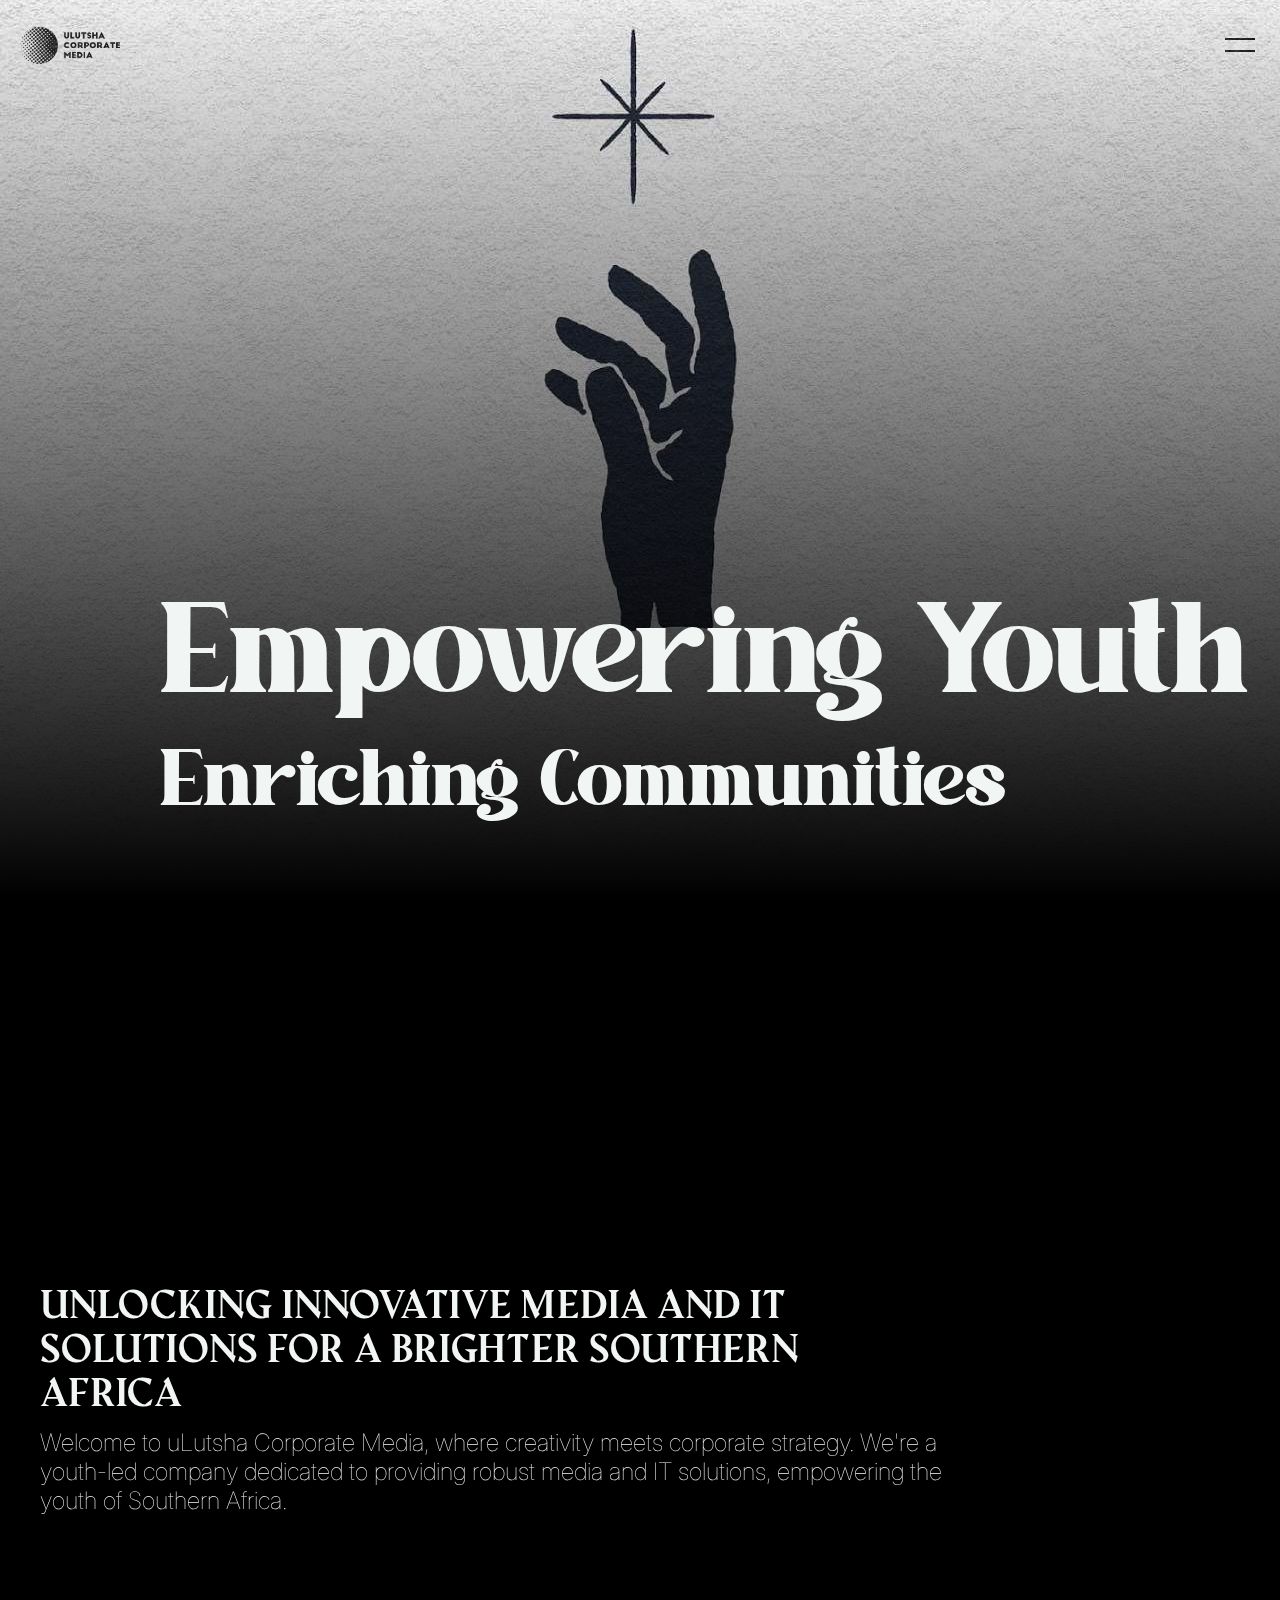
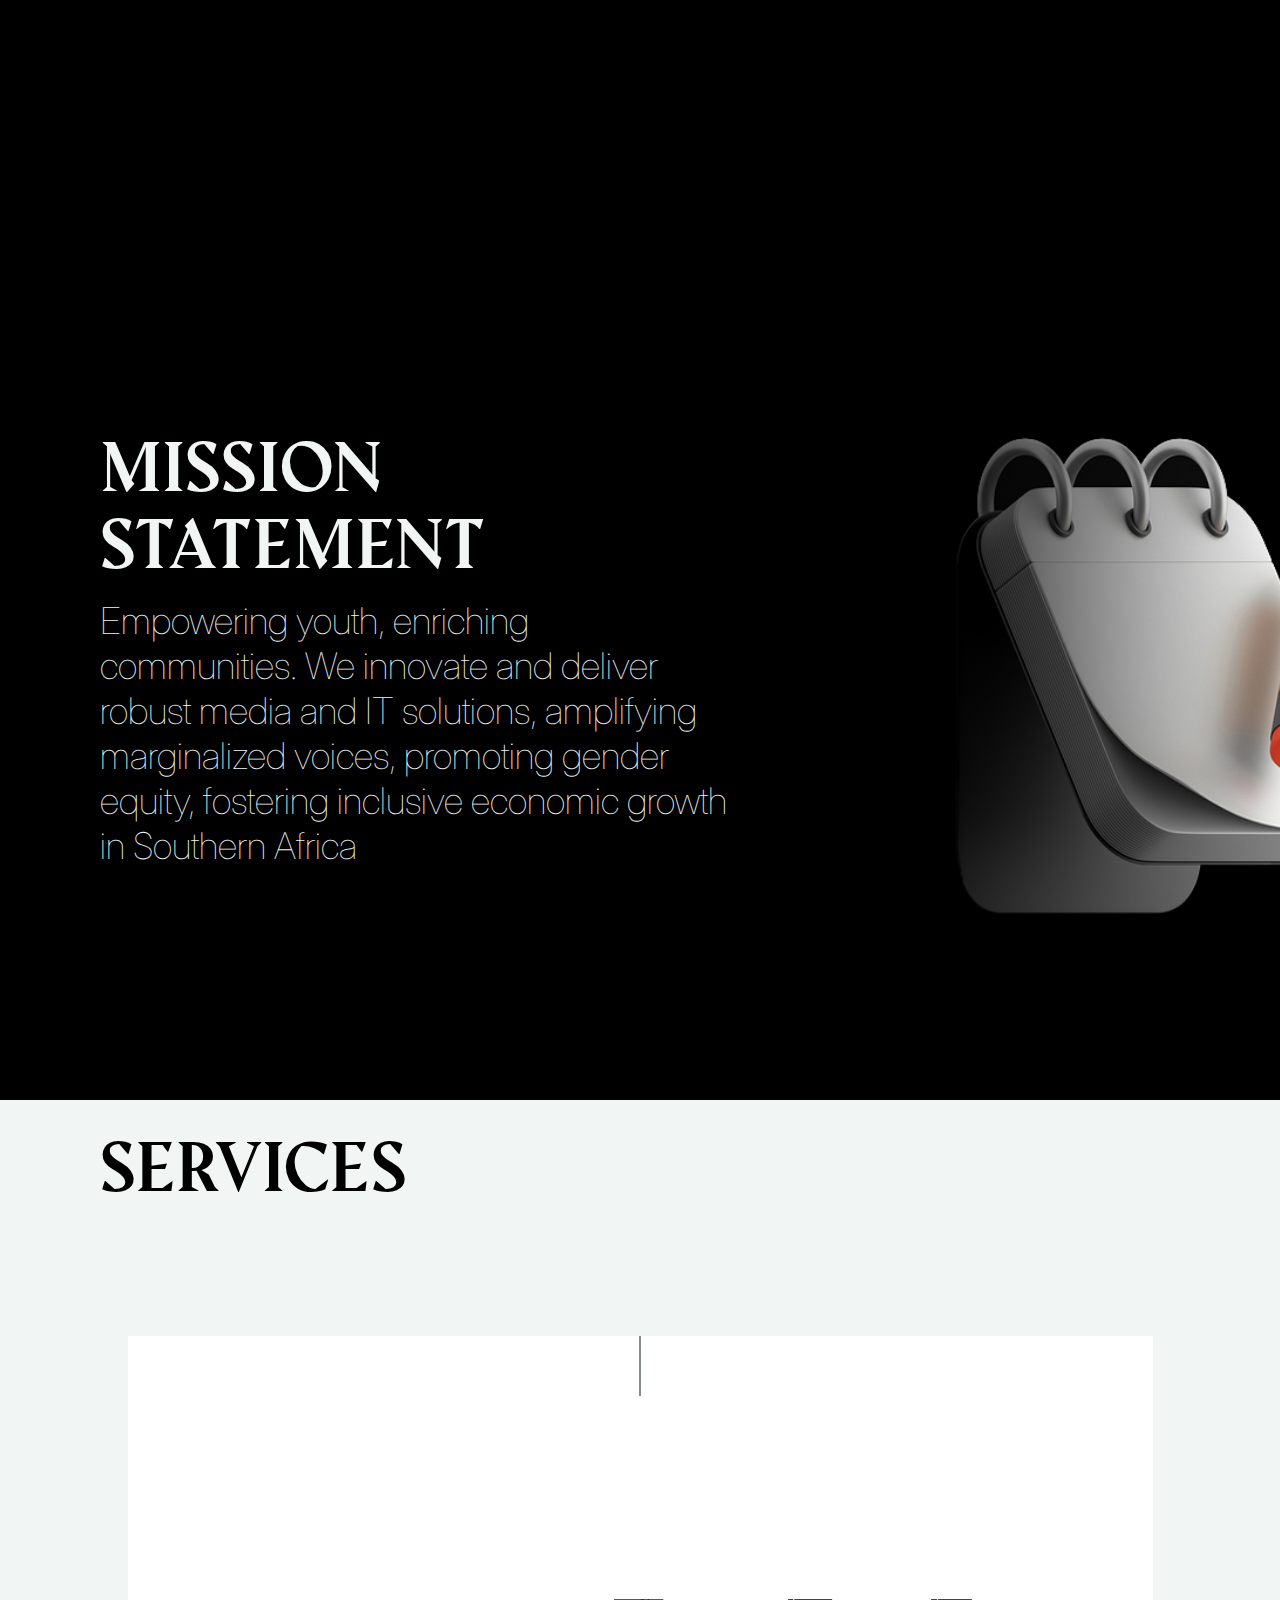
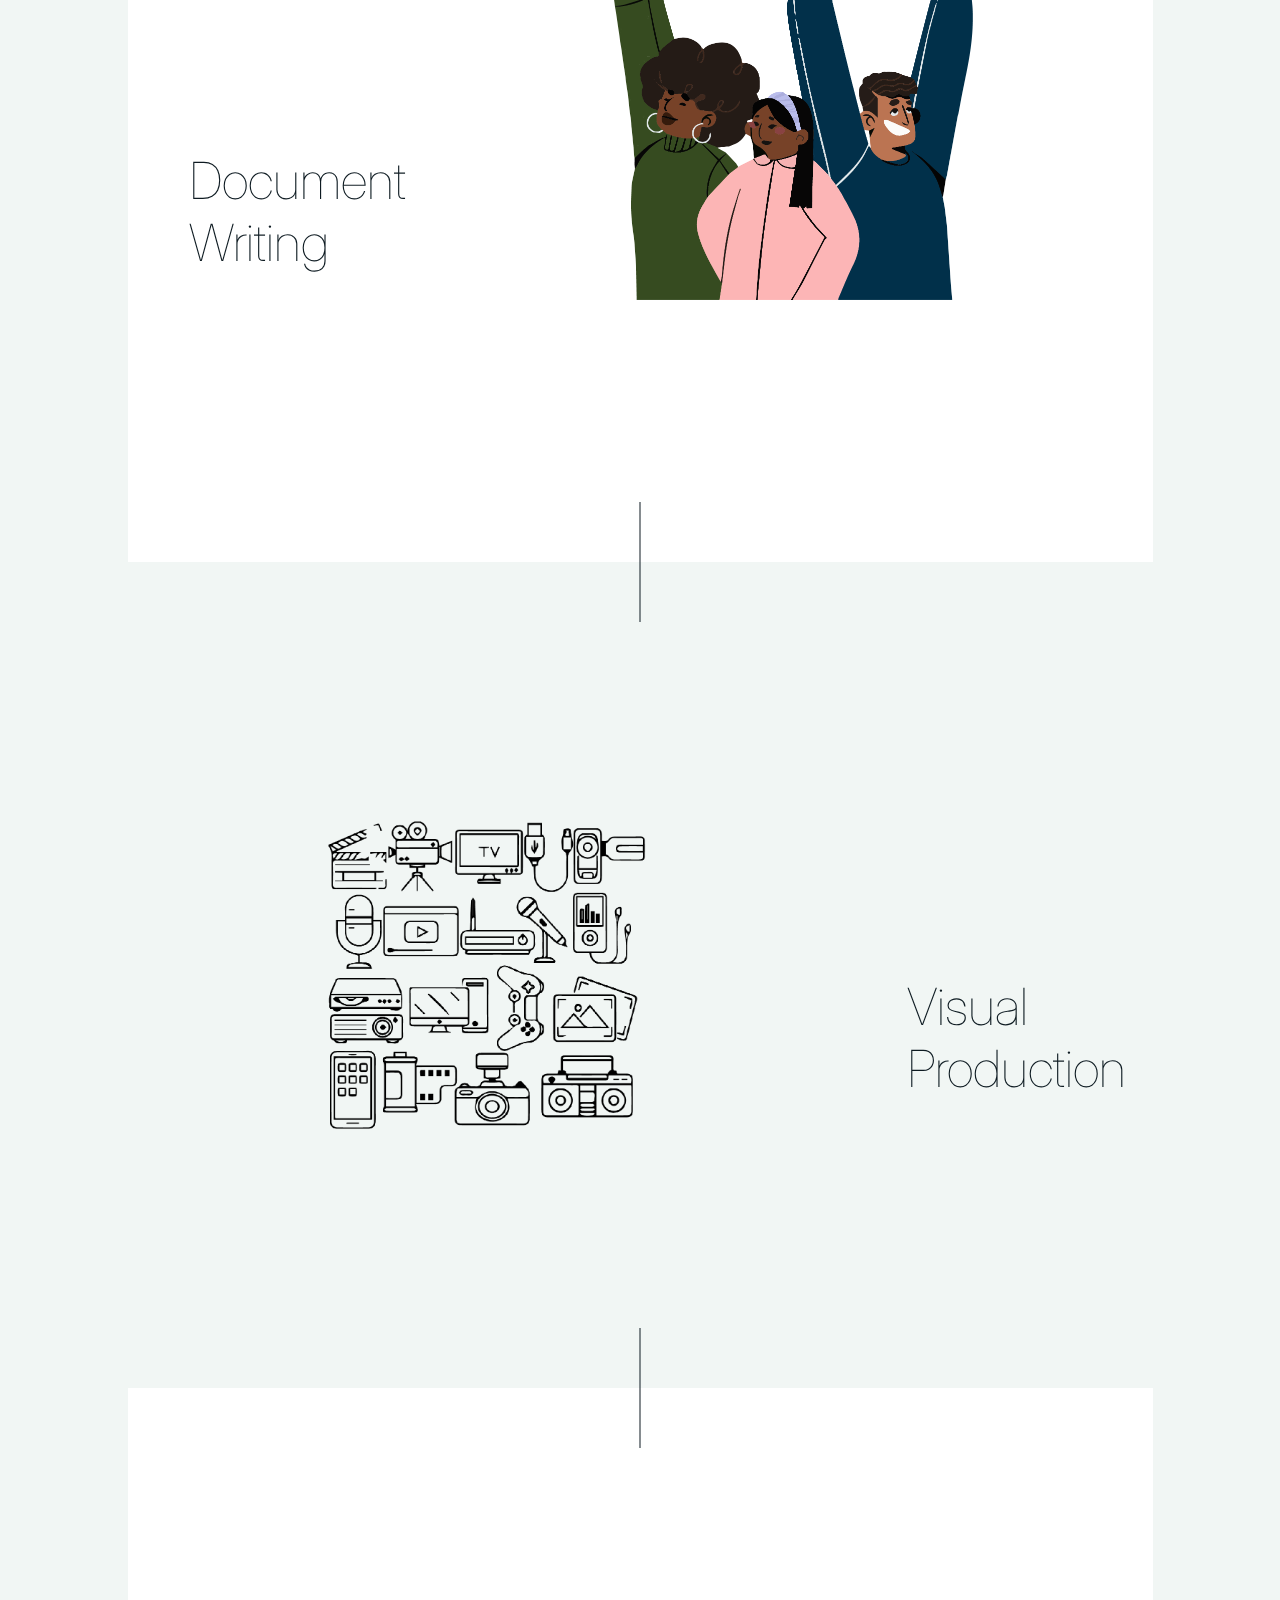
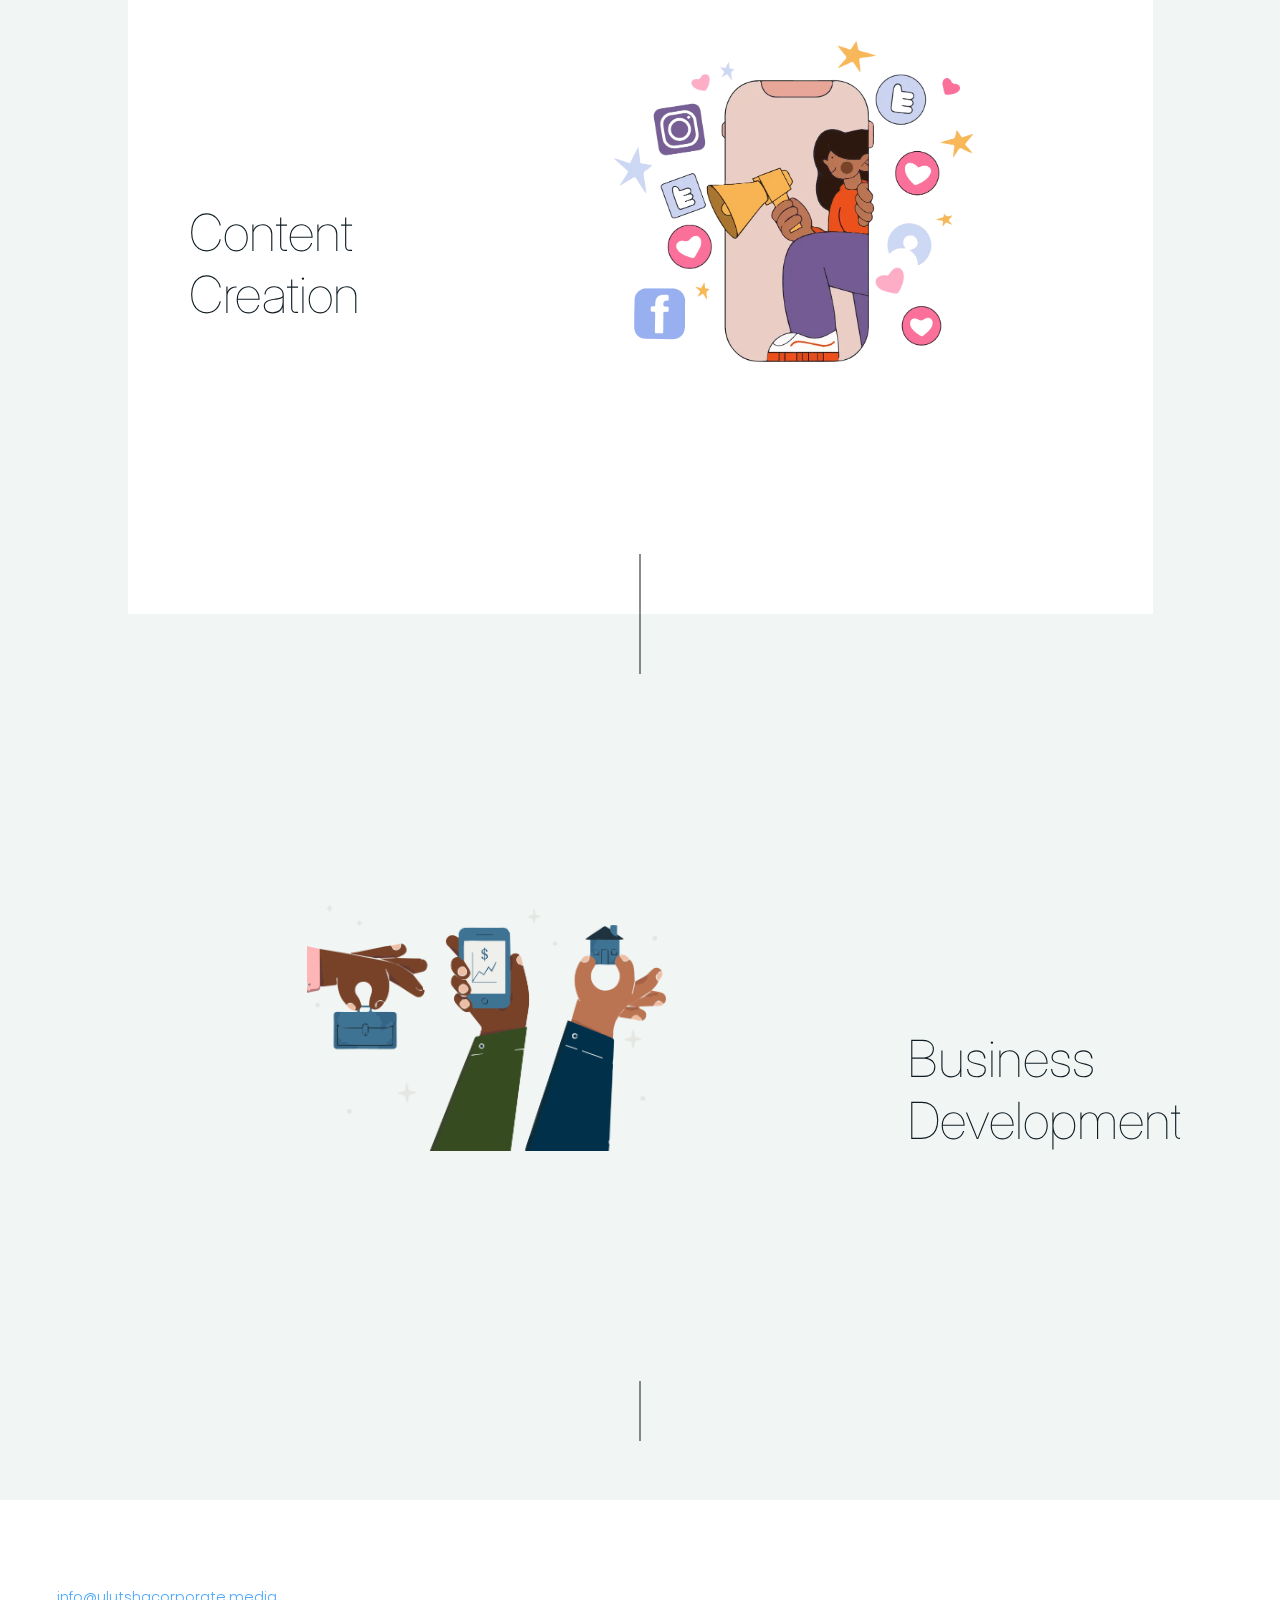
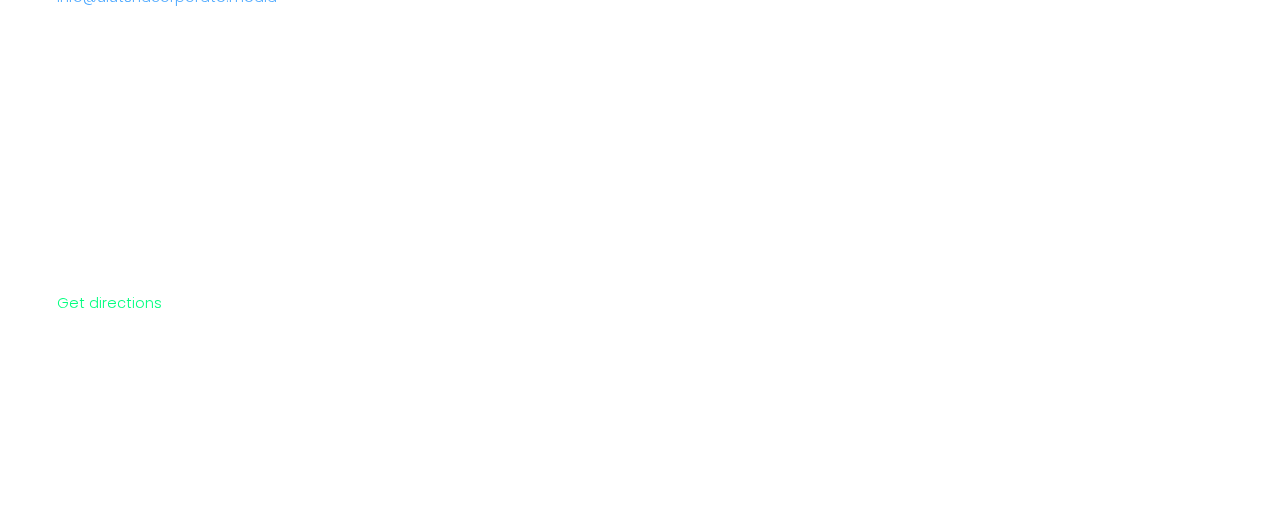
<file: index.html>
<!DOCTYPE html>
<html lang="en">
<head>

    <!-- Google tag (gtag.js) -->
    <script async src="https://www.googletagmanager.com/gtag/js?id=G-CEDP9H6JSM"></script>
    <script>
        window.dataLayer = window.dataLayer || [];
        function gtag(){dataLayer.push(arguments);}
        gtag('js', new Date());
        
        gtag('config', 'G-CEDP9H6JSM');
    </script>

    <!-- <meta charset="UTF-8"> -->
    <meta name="viewport" content="width=device-width, initial-scale=1.0">
    <title>Ulutsha Corporate Media</title>

    <link rel="stylesheet" href="./style/style.css">
    <link rel="shortcut icon" href="./res/img/ucm_head01.png" type="image/x-icon">

    <meta name="description" content="uLutsha Corporate Media: Unlocking Innovative Media and IT Solutions for a Brighter Southern Africa" />
    <meta name="author" content="uLutsha Corporate Media">
    <meta name="keywords" content="IT Solutions, IT, Graphic Design, Copywriting, Visual Branding, Branding, Design, Web Design, Web Development, uLutsha, ulutsha, ULUTSHA, uLutsha Corporate Media">
    <meta name="robots" content="index, follow">

    <meta charset="UTF-8">
    <meta name="viewport" content="width=device-width, initial-scale=1.0">
    <title>Ulutsha Corporate Media</title>
</head>
<body>
    <header>
        <div class="lttrhd">
        </div>
    </header>
    <img src="./res/img/ucmlgo05.png" alt="ulutsha-corporate-media-letter-head">
    <nav>
        <div class="burger">
            <div class="bar"></div>
        </div>
    </nav>
    <main class="mayne">
        <div class="left wing">
            <ul>
                <li><a href="./" data-imgsrc="/res/img/orange house.jpeg">Home</a></li>
                <li><a href="#services" data-imgsrc="/res/img/orange notepad.jpg">Services</a></li>
                <li><a href="#about" data-imgsrc="./res/img/wondering01.jpg">About</a></li>
                <li><a href="#contact" data-imgsrc="/res/img/rotary dial phone 002.jpg">Contact</a></li>
            </ul>
        </div>
        <div class="right wing">
            <img src="./res/img/Brown Artboard 1 002.png" alt="ulutsha media menu background">
            <div class="img ovrlay">
                <img src="./res/img/Brown Artboard 1 002.png" alt="ulutsha media menu foreground">
            </div>
        </div>
    </main>
    <section class="on io importantSec" id="home">
        <img src="./res/img/chasing a star fff_02.jpg" alt="ulutsha media landing page">
        <div class="overlay"></div>
        <div class="wrds">
            <p class="txt_trans">Empowering Youth</p> 
            <p class="txt_trans">Enriching Communities</p>
        </div>
    </section>
    <section class="tw io importantSect home" id="about">
        <h1 class="txt_trans">unlocking innovative media and it solutions for a brighter southern africa</h1>
        <p class="txt_trans">Welcome to uLutsha Corporate Media, where creativity
            meets corporate strategy.  We're a youth-led company 
            dedicated to providing robust media and IT solutions, 
            empowering the youth of Southern Africa. 
        </p>
        
    </section>

    <section class="th io secondaryImptnt txt_trans home">
        <div class="lft">
            <header>
                <h2>mission statement</h2>
            </header>
            <main class="tw">
                <p>Empowering youth, enriching 
                    communities. We innovate 
                    and deliver robust media 
                    and IT solutions, 
                    amplifying marginalized 
                    voices, promoting gender 
                    equity, fostering inclusive 
                    economic growth in 
                    Southern Africa</p>
                </main>
        </div>
        <div class="ryt">
            <div class="overlay"></div>
            <img src="./res/img/notepad04.jpg" alt="">
        </div>
    </section>
    <section class="fo io secondaryImptnt" id="services">
        <header>
            <h2>Services</h2>
        </header>
        <main>
            <div class="cont">
                <a class="serv on" href="./services/career-development/">
                    <div class="lft txt_trans">
                        <span class="txt_trans">Document Writing</span>
                    </div>
                    <div class="ryt">
                        <img src="./res/img/UCM03Asset 1@2x.png" alt="">
                    </div>
                </a>
                <a class="serv tw home" href="./services/multimedia-services/">
                    <div class="ryt txt_trans">
                        <img src="./res/img/UCM04Asset 5@2x002.png" alt="multimedia services image">
                    </div>
                    <div class="lft">
                        <span class="txt_trans">Visual Production</span>
                    </div>
                </a>

                <a class="serv th" href="./services/content-creation/">
                    <div class="lft txt_trans">
                        <span class="txt_trans">Content Creation</span>
                    </div>
                    <div class="ryt txt_trans">
                        <img src="./res/img/content-creator-1.webp" alt="content creator">
                    </div>
                </a>
                <a class="serv fo" href="./services/business-development/">
                    <div class="ryt txt_trans">
                        <img src="./res/img/BIZ/BusinessAesthetic2x002.png" alt="business development">
                    </div>
                    <div class="lft txt_trans">
                        <span class="txt_trans">Business Development</span>
                    </div>
                </a>
            </div>
        </main>
    </section>

    <footer class="foot io secondaryImptnt" id="contact">
        <div class="inn">
            <div class="paragraphs inner">
                <div class="para on">
                    <header>
                        <span class="talkings">Talk</span>
                    </header>
                    <main class="para_one">
                        <a href="mailto:info@ulutshacorporate.media?subject=Greetings&body=Hello there!" class="emailings on">info@ulutshacorporate.media</a>
                        <span class="numberings">+263 77 908 7742</span>
                        <span class="numberings">+263 77 145 1171</span>
                    </main>
                    
                </div>
                <div class="para tw">
                    <header>
                        <span class="meetings">Meet</span>
                    </header>
                    <main>
                        <span class="address street">Office 804</span>
                        <span class="address hood"> LAPF House</span>
                        <span class="address city">CBD, Bulawayo</span>
                        <span class="address cowntry">Zimbabwe</span>
                        <a href="https://maps.app.goo.gl/mL2hANwoJRVTjLiV7" target="_blank">Get directions</a>
                        <!-- <a href="https://www.bing.com/maps?where=46+Colenbrander+Avenue%2C+North-End+Bulawayo++Bulawayo+ZW&trk=org-locations_url" target="_blank">Get directions</a> -->
                        
                    </main>
                </div>
                <div class="para th">
                    <header>
                        <span class="discoverings">Discover</span>
                    </header>
                    <main>
                        <div class="main_inn">
                            <div class="fb soc">
                                <a href="https://t.ly/FNaKN" target="_blank">
                                    <div class="ico">
                                        <img src="./res/img/Facebook_fff_x4_004.png" alt="facebook icon"> 
                                    </div>
                                    <h3 class="ttle">Facebook</h3>
                                </a>
                            </div>
                            <div class="li soc">
                                <a href="https://zw.linkedin.com/company/ulutsha-corporate-media">
                                    <div class="ico">
                                        <img src="./res/img/Linkedin_fff_x4_003.png" alt="linkedin icon">
                                    </div>
                                    <h3 class="ttle">LinkedIn</h3>
                                </a>
                            </div>
                        </div>
                    </main>
                </div>    
            </div>
            <!-- <div class="textography inner">
                <div class="bigtxt">
                    <span class="bigtxtings">
                        ulutsha
                    </span>
                </div>
                <div class="copyrights">
                    <span class="copyryt">
                        ULUTSHA CORPORATE MEDIA® 2024. ALL RIGHTS RESERVERD
                    </span>
                </div>
            </div> -->
        </div>
    </footer>
    
    <script src="./app/app.js"></script>
</body>
</html>
</file>
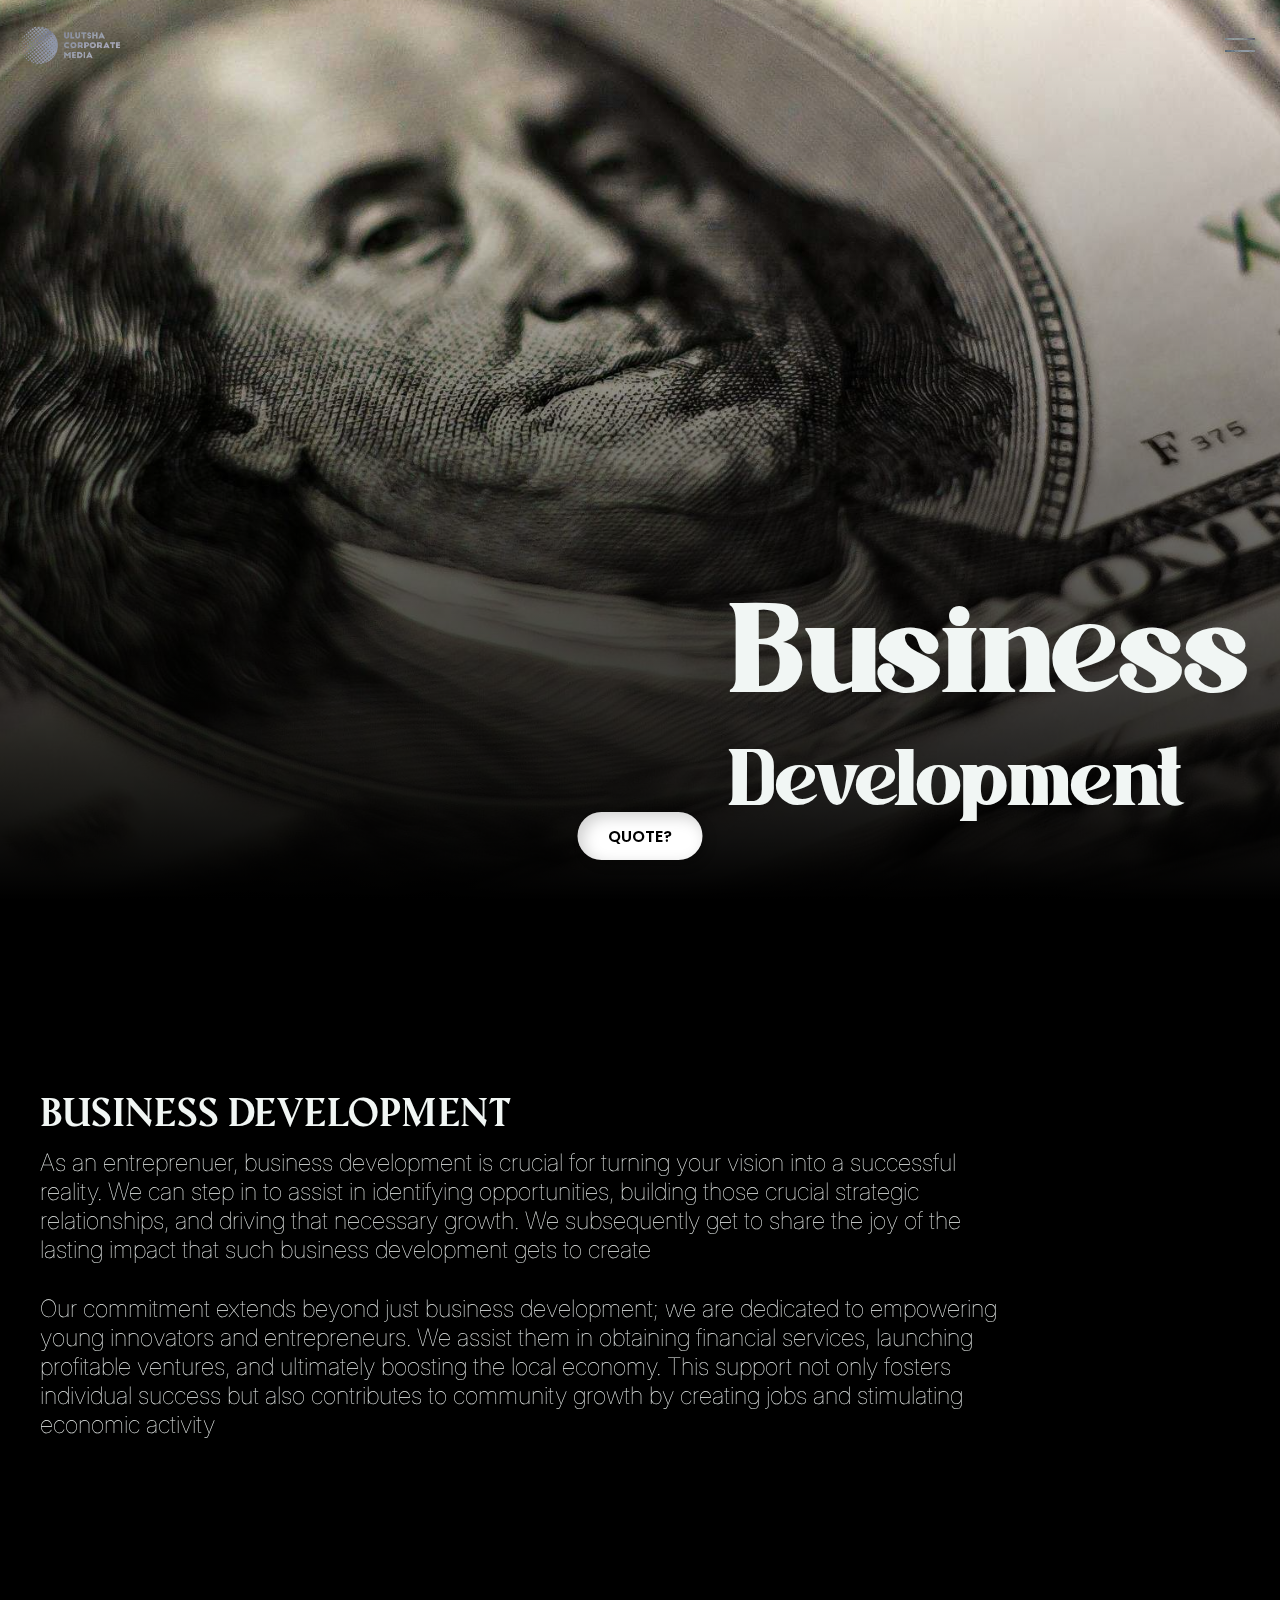
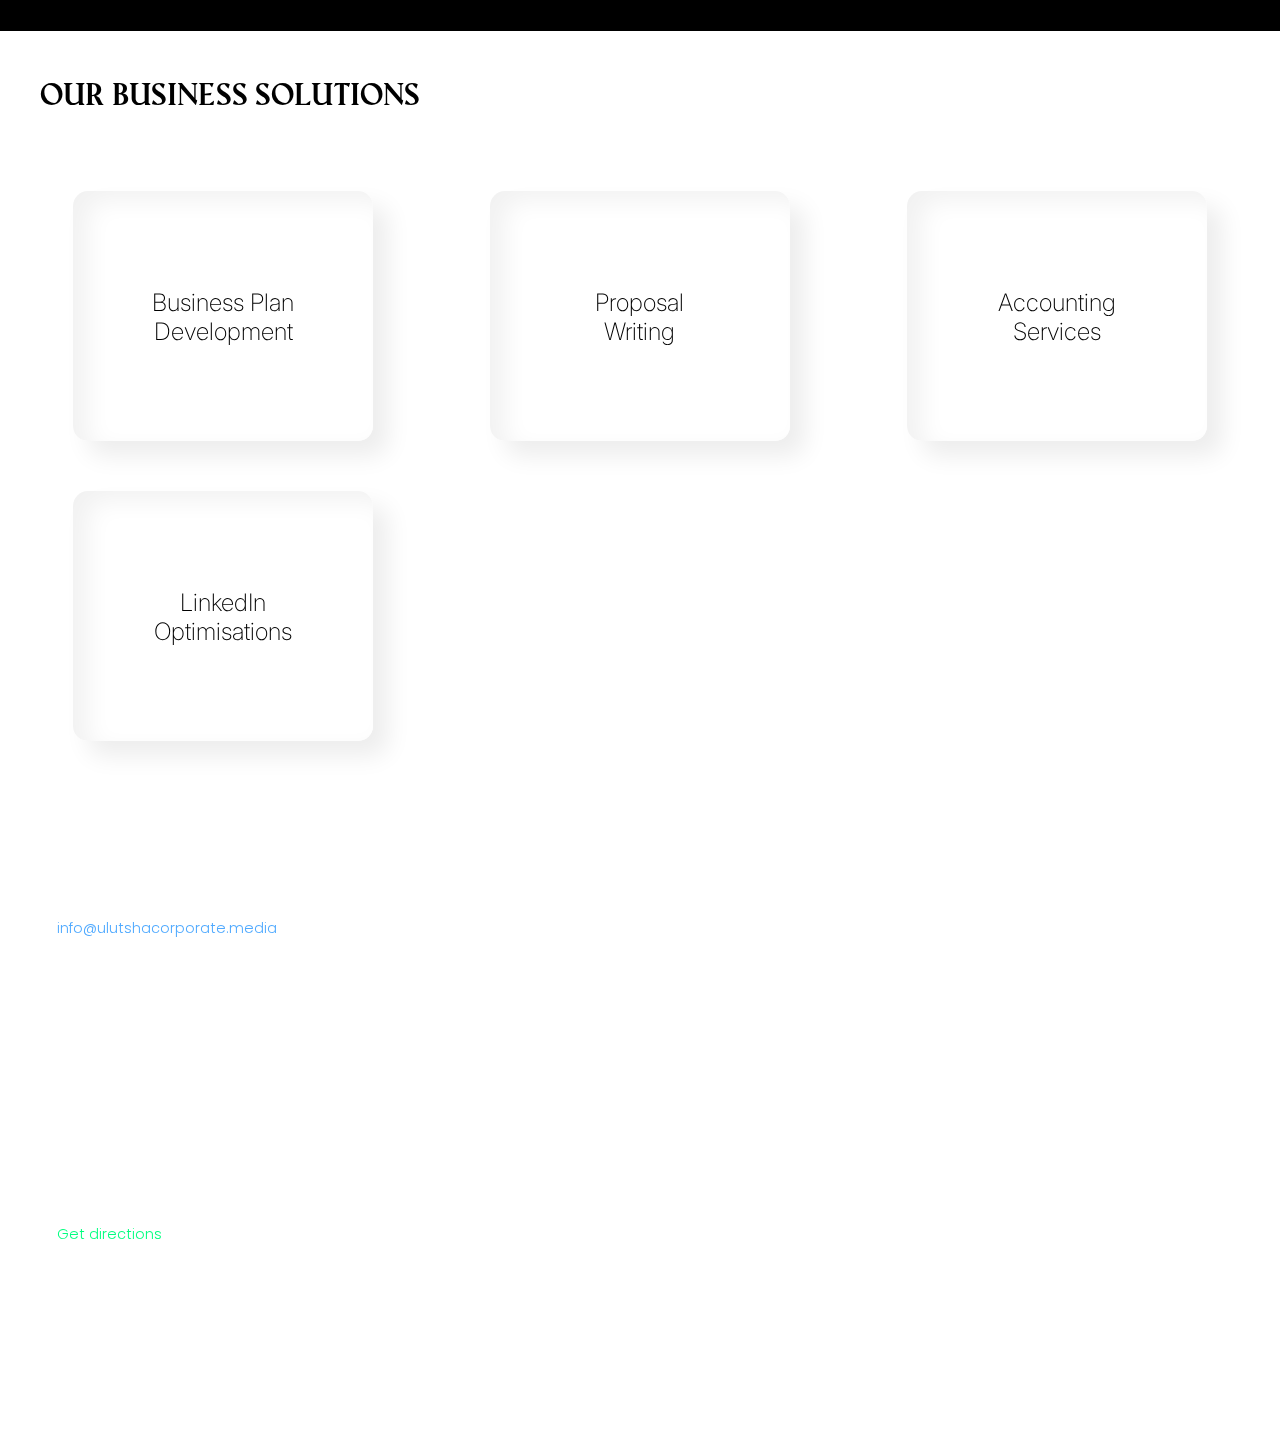
<file: services/business-development/index.html>
<!DOCTYPE html>
<html lang="en">
<head>

    <!-- Google tag (gtag.js) -->
    <script async src="https://www.googletagmanager.com/gtag/js?id=G-CEDP9H6JSM"></script>
    <script>
        window.dataLayer = window.dataLayer || [];
        function gtag(){dataLayer.push(arguments);}
        gtag('js', new Date());
        
        gtag('config', 'G-CEDP9H6JSM');
    </script>

    <!-- <meta charset="UTF-8"> -->
    <meta name="viewport" content="width=device-width, initial-scale=1.0">
    <title>Ulutsha Corporate Media</title>

    <link rel="stylesheet" href="../../style/style.css">
    <link rel="shortcut icon" href="../../res/img/ucm_head01.png" type="image/x-icon">

    <meta name="description" content="uLutsha Corporate Media: Unlocking Innovative Media and IT Solutions for a Brighter Southern Africa" />
    <meta name="author" content="uLutsha Corporate Media">
    <meta name="keywords" content="IT Solutions, IT, Graphic Design, Copywriting, Visual Branding, Branding, Design, Web Design, Web Development, uLutsha, ulutsha, ULUTSHA, uLutsha Corporate Media">
    <meta name="robots" content="index, follow">

    <meta charset="UTF-8">
    <meta name="viewport" content="width=device-width, initial-scale=1.0">
    <title>Ulutsha | Business Services</title>

    <link rel="stylesheet" href="../../style/style.css">
</head>
<body>
    <header>

        <div class="lttrhd">
        </div>
        
    </header>
    <img src="../../res/img/ucmlgo05.png" alt="ulutsha-corporate-media-letter-head">
    <nav>
        <div class="burger">
            <div class="bar"></div>
        </div>
    </nav>

    <main class="mayne">
        <div class="left wing">
            <ul>
                <li><a href="../../" data-imgsrc="../../res/img/orange house.jpeg">Home</a></li>
                <li><a href="../../#services" data-imgsrc="../../res/img/orange notepad.jpg">Services</a></li>
                <li><a href="#business-about" data-imgsrc="../../res/img/wondering01.jpg">About</a></li>
                <li><a href="#business-contact" data-imgsrc="../../res/img/rotary dial phone 002.jpg">Contact</a></li>
            </ul>
        </div>
        <div class="right wing">
            <img src="../../res/img/Brown Artboard 1 002.png" alt="ulutsha media menu background">
            <div class="img ovrlay">
                <img src="../../res/img/Brown Artboard 1 002.png" alt="ulutsha media menu foreground">
            </div>
        </div>
    </main>

    <section class="on io importantSec" id="home">
        <img src="../../res/img/dollar-4418327_1920-50.jpg" alt="ulutsha media landing page">
        <div class="overlay"></div>
        <div class="wrds">
            <p class="txt_trans">Business</p> 
            <p class="txt_trans">Development</p>
        </div>
    </section>
    
    <section class="tw io importantSect biz" id="business-about">
        <h1 class="txt_trans">Business Development</h1>
        <p class="txt_trans">As an entreprenuer, business development is crucial for turning your vision into a successful reality. We can step in to assist in identifying opportunities, building those crucial strategic relationships, and driving that necessary growth. We subsequently get to share the joy of the lasting impact that such business development gets to create
        </p><br>
        <!-- <p>We are dedicated to helping young innovators and entrepreneurs obtain financial services, launch profitable ventures, and boost the local economy.</p> -->
        <p>Our commitment extends beyond just business development; we are dedicated to empowering young innovators and entrepreneurs. We assist them in obtaining financial services, launching profitable ventures, and ultimately boosting the local economy. This support not only fosters individual success but also contributes to community growth by creating jobs and stimulating economic activity</p>
    </section>

    <section class="th io importantSect sec biz" id="about">
        <h1 class="txt_trans">Our Business Solutions</h1>
        <ul>
            <li><p>Business Plan Development</p></li>
            <li><p>Proposal Writing</p></li>
            <li><p>Accounting Services</p></li>
            <li><p>LinkedIn Optimisations</p></li>
        </ul>        
    </section>
    
    <div class="media quote">
        <a href="mailto:info@ulutshacorporate.media?subject=Greetings&body=Hello there!"">
            <img src="../../res/img/email-icon-variant-black.svg" alt="email icon" class="icon-absent quote-icon media">
        </a>
        <h3>QUOTE?</h3>
        <a href="">
            <img src="../../res/img/whatsapp-logo-variant-black.svg" alt="whatsapp icon" class="icon-absent quote-icon media">
        </a>
    </div>

    <footer class="foot io secondaryImptnt" id="contact">
        <div class="inn">
            <div class="paragraphs inner">
                <div class="para on">
                    <header>
                        <span class="talkings">Talk</span>
                    </header>
                    <main class="para_one">
                        <a href="mailto:info@ulutshacorporate.media?subject=Greetings&body=Hello there!" class="emailings on">info@ulutshacorporate.media</a>
                        <span class="numberings">+263 77 908 7742</span>
                        <span class="numberings">+263 77 145 1171</span>
                    </main>
                    
                </div>
                <div class="para tw">
                    <header>
                        <span class="meetings">Meet</span>
                    </header>
                    <main>
                        <span class="address street">Office 804</span>
                        <span class="address hood"> LAPF House</span>
                        <span class="address city">CBD, Bulawayo</span>
                        <span class="address cowntry">Zimbabwe</span>
                        <a href="https://maps.app.goo.gl/mL2hANwoJRVTjLiV7" target="_blank">Get directions</a>
                        <!-- <a href="https://www.bing.com/maps?where=46+Colenbrander+Avenue%2C+North-End+Bulawayo++Bulawayo+ZW&trk=org-locations_url" target="_blank">Get directions</a> -->
                        
                    </main>
                </div>
                <div class="para th">
                    <header>
                        <span class="discoverings">Discover</span>
                    </header>
                    <main>
                        <div class="main_inn">
                            <div class="fb soc">
                                <a href="https://t.ly/FNaKN" target="_blank">
                                    <div class="ico">
                                        <img src="../../res/img/Facebook_fff_x4_004.png" alt="facebook icon"> 
                                    </div>
                                    <h3 class="ttle">Facebook</h3>
                                </a>
                            </div>
                            <div class="li soc">
                                <a href="https://zw.linkedin.com/company/ulutsha-corporate-media">
                                    <div class="ico">
                                        <img src="../../res/img/Linkedin_fff_x4_003.png" alt="linkedin icon">
                                    </div>
                                    <h3 class="ttle">LinkedIn</h3>
                                </a>
                            </div>
                        </div>
                    </main>
                </div>    
            </div>
            <!-- <div class="textography inner">
                <div class="bigtxt">
                    <span class="bigtxtings">
                        ulutsha
                    </span>
                </div>
                <div class="copyrights">
                    <span class="copyryt">
                        ULUTSHA CORPORATE MEDIA® 2024. ALL RIGHTS RESERVERD
                    </span>
                </div>
            </div> -->
        </div>
    </footer>

    <script src="../../app/app.js"></script>
</body>
</html>
</file>
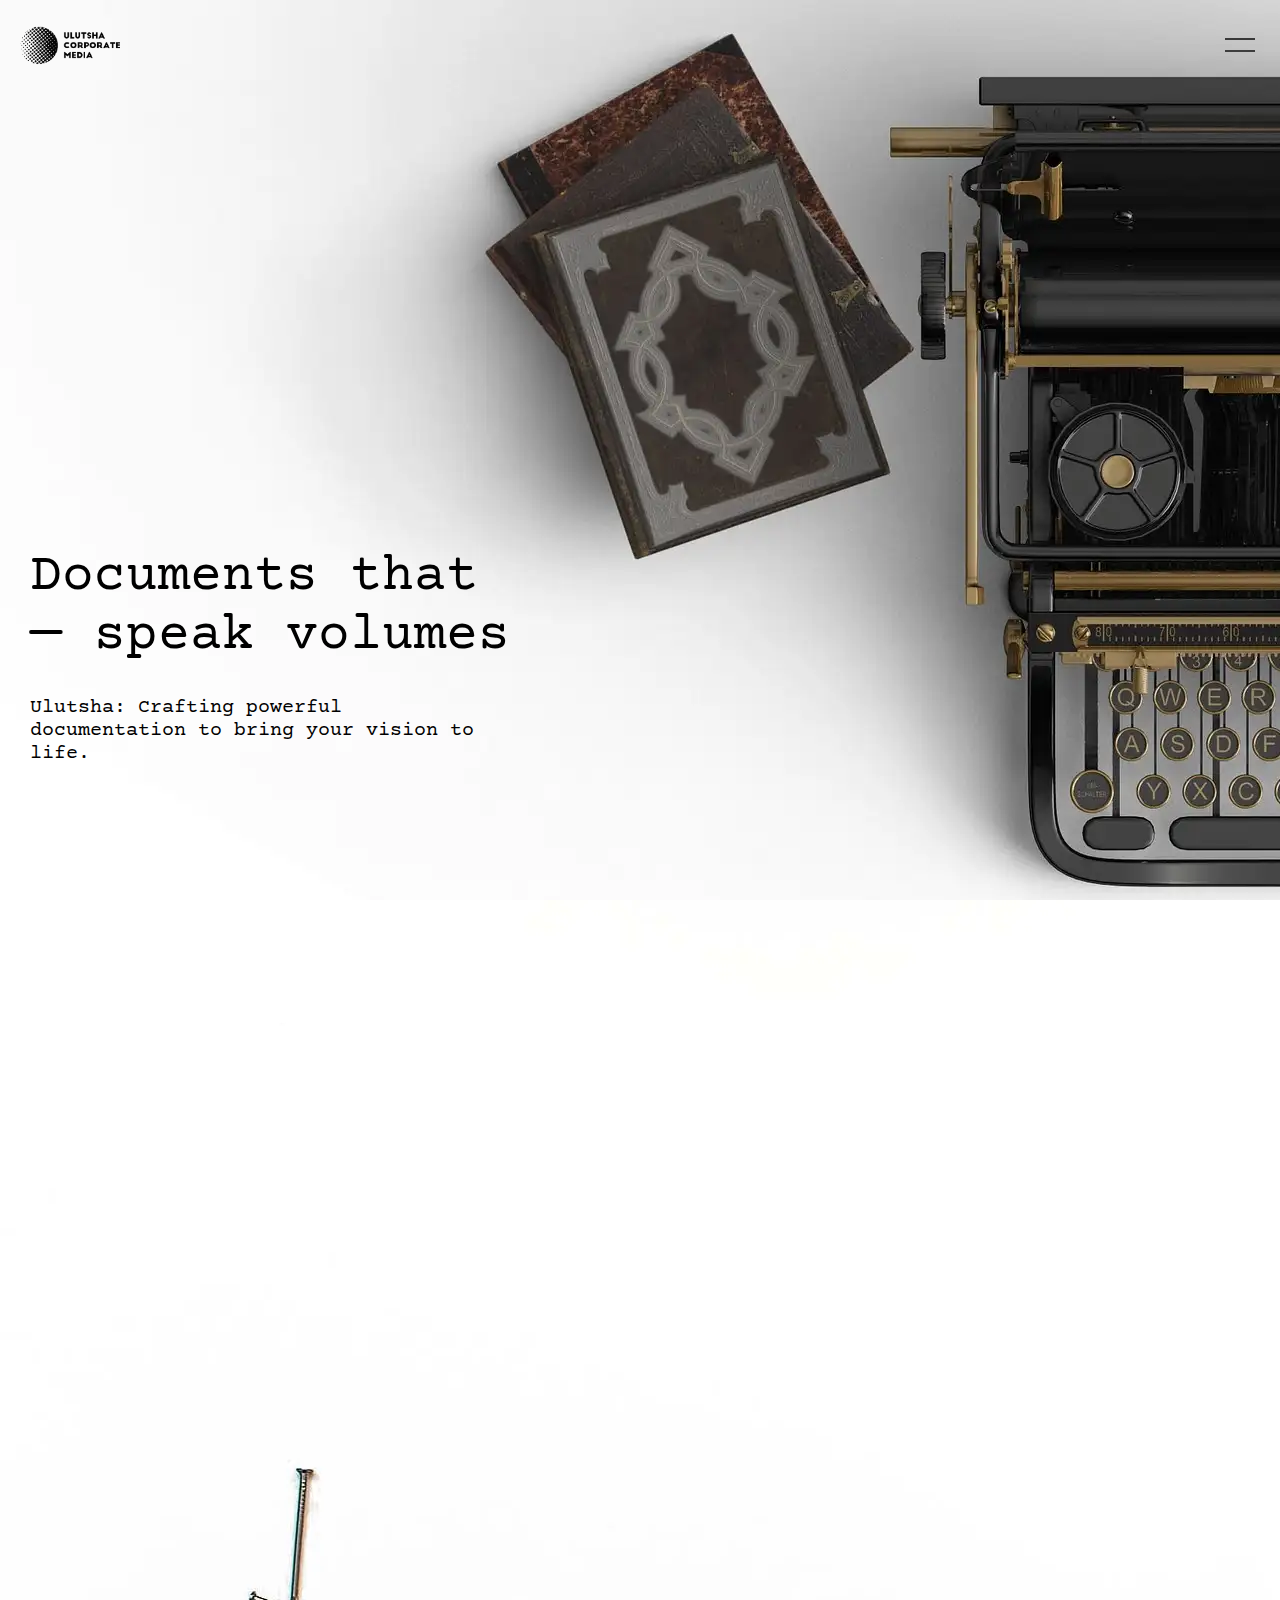
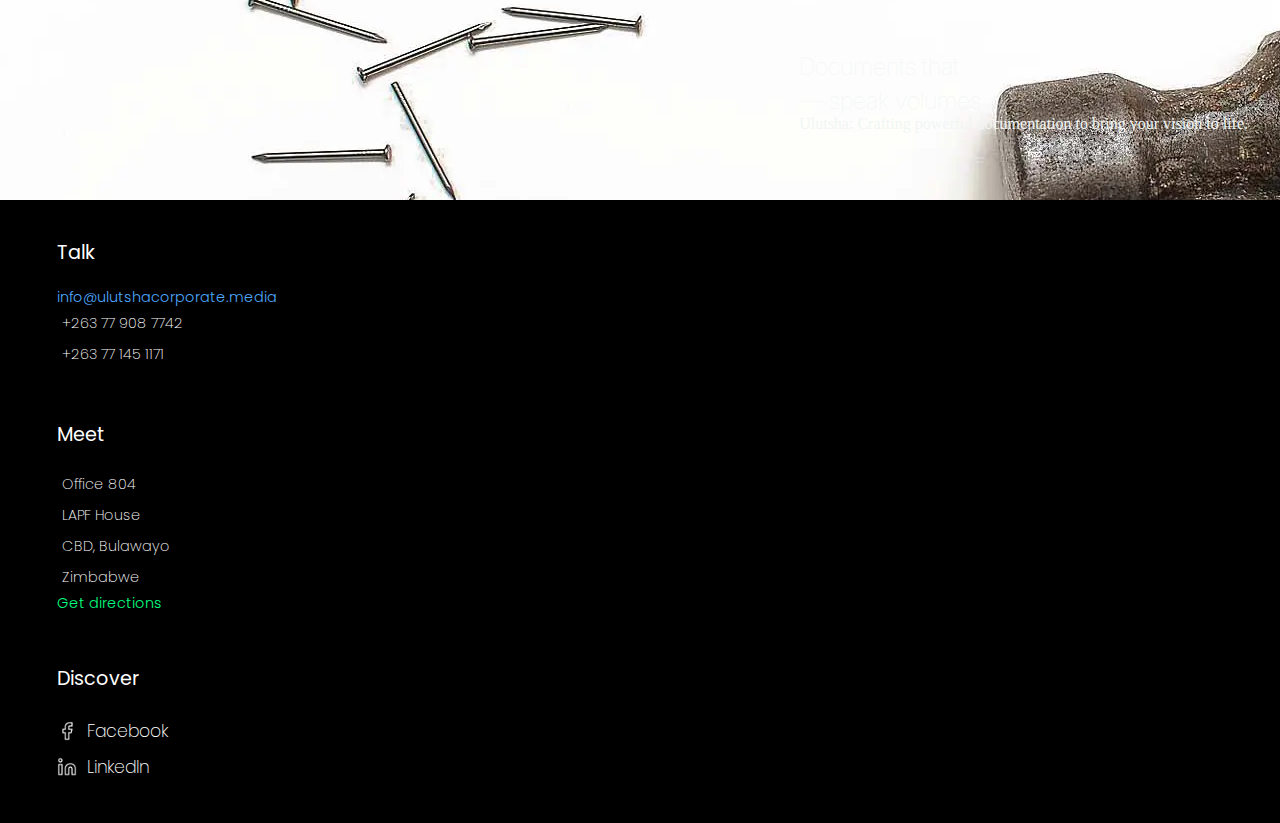
<file: services/career-development/index.html>
<!DOCTYPE html>
<html lang="en">
<head>

    <!-- Google tag (gtag.js) -->
    <script async src="https://www.googletagmanager.com/gtag/js?id=G-CEDP9H6JSM"></script>
    <script>
        window.dataLayer = window.dataLayer || [];
        function gtag(){dataLayer.push(arguments);}
        gtag('js', new Date());
        
        gtag('config', 'G-CEDP9H6JSM');
    </script>

    <!-- <meta charset="UTF-8"> -->
    <meta name="viewport" content="width=device-width, initial-scale=1.0">
    <title>Ulutsha Corporate Media</title>

    <link rel="stylesheet" href="../../style/style.css">
    <link rel="shortcut icon" href="../../res/img/ucm_head01.png" type="image/x-icon">

    <meta name="description" content="uLutsha Corporate Media: Unlocking Innovative Media and IT Solutions for a Brighter Southern Africa" />
    <meta name="author" content="uLutsha Corporate Media">
    <meta name="keywords" content="IT Solutions, IT, Graphic Design, Copywriting, Visual Branding, Branding, Design, Web Design, Web Development, uLutsha, ulutsha, ULUTSHA, uLutsha Corporate Media">
    <meta name="robots" content="index, follow">

    <meta charset="UTF-8">
    <meta name="viewport" content="width=device-width, initial-scale=1.0">
    <title>Ulutsha | Career Development</title>
    

    <link rel="stylesheet" href="../../style/style.css">
</head>
<body style="background-color: black;">
    <header>

        <div class="lttrhd">
        </div>
        
    </header>
    <img src="../../res/img/ucmlgo05.png" alt="ulutsha-corporate-media-letter-head">
    <nav>
        <div class="burger">
            <div class="bar"></div>
        </div>
    </nav>

    <main class="mayne">
        <div class="left wing">
            <ul>
                <li><a href="../../" data-imgsrc="../../res/img/orange house.jpeg">Home</a></li>
                <li><a href="../../#services" data-imgsrc="../../res/img/orange notepad.jpg">Services</a></li>
                <li><a href="#business-about" data-imgsrc="../../res/img/wondering01.jpg">About</a></li>
                <li><a href="#business-contact" data-imgsrc="../../res/img/rotary dial phone 002.jpg">Contact</a></li>
            </ul>
        </div>
        <div class="right wing">
            <img src="../../res/img/Brown Artboard 1 002.png" alt="ulutsha media menu background">
            <div class="img ovrlay">
                <img src="../../res/img/Brown Artboard 1 002.png" alt="ulutsha media menu foreground">
            </div>
        </div>
    </main>
    
    <section class="on io importantSec career" id="home career">
        <div class="career imge on"></div>
        <!-- <img src="../../res/img/career res/typewriter-2325552_1920-60.webp" alt="ulutsha media landing page"> -->
        <div class="wrds">
            <p class="txt_trans">Documents that</p> 
            <p class="txt_trans">— speak volumes</p>
            <span>Ulutsha: Crafting powerful documentation to bring your vision to life.</span>
        </div>
    </section>
    
    <section class="tw io career">
        <div class="career imge tw"></div>
        <!-- <img src="../../res/img/career res/hammer-2617863_1920-qlt75.webp" alt="ulutsha media landing page"> -->
        <div class="wrds">
            <p class="txt_trans">Documents that</p> 
            <p class="txt_trans">— speak volumes</p>
            <span>Ulutsha: Crafting powerful documentation to bring your vision to life.</span>
        </div>
    </section>

    <footer class="foot io secondaryImptnt" id="contact">
        <div class="inn">
            <div class="paragraphs inner">
                <div class="para on">
                    <header>
                        <span class="talkings">Talk</span>
                    </header>
                    <main class="para_one">
                        <a href="mailto:info@ulutshacorporate.media?subject=Greetings&body=Hello there!" class="emailings on">info@ulutshacorporate.media</a>
                        <span class="numberings">+263 77 908 7742</span>
                        <span class="numberings">+263 77 145 1171</span>
                    </main>
                    
                </div>
                <div class="para tw">
                    <header>
                        <span class="meetings">Meet</span>
                    </header>
                    <main>
                        <span class="address street">Office 804</span>
                        <span class="address hood"> LAPF House</span>
                        <span class="address city">CBD, Bulawayo</span>
                        <span class="address cowntry">Zimbabwe</span>
                        <a href="https://maps.app.goo.gl/mL2hANwoJRVTjLiV7" target="_blank">Get directions</a>
                        <!-- <a href="https://www.bing.com/maps?where=46+Colenbrander+Avenue%2C+North-End+Bulawayo++Bulawayo+ZW&trk=org-locations_url" target="_blank">Get directions</a> -->
                        
                    </main>
                </div>
                <div class="para th">
                    <header>
                        <span class="discoverings">Discover</span>
                    </header>
                    <main>
                        <div class="main_inn">
                            <div class="fb soc">
                                <a href="https://t.ly/FNaKN" target="_blank">
                                    <div class="ico">
                                        <img src="../../res/img/Facebook_fff_x4_004.png" alt="facebook icon"> 
                                    </div>
                                    <h3 class="ttle">Facebook</h3>
                                </a>
                            </div>
                            <div class="li soc">
                                <a href="https://zw.linkedin.com/company/ulutsha-corporate-media">
                                    <div class="ico">
                                        <img src="../../res/img/Linkedin_fff_x4_003.png" alt="linkedin icon">
                                    </div>
                                    <h3 class="ttle">LinkedIn</h3>
                                </a>
                            </div>
                        </div>
                    </main>
                </div>    
            </div>
        </div>
    </footer>
    
    <script src="../../app/app.js"></script>
</body>
</html>
</file>
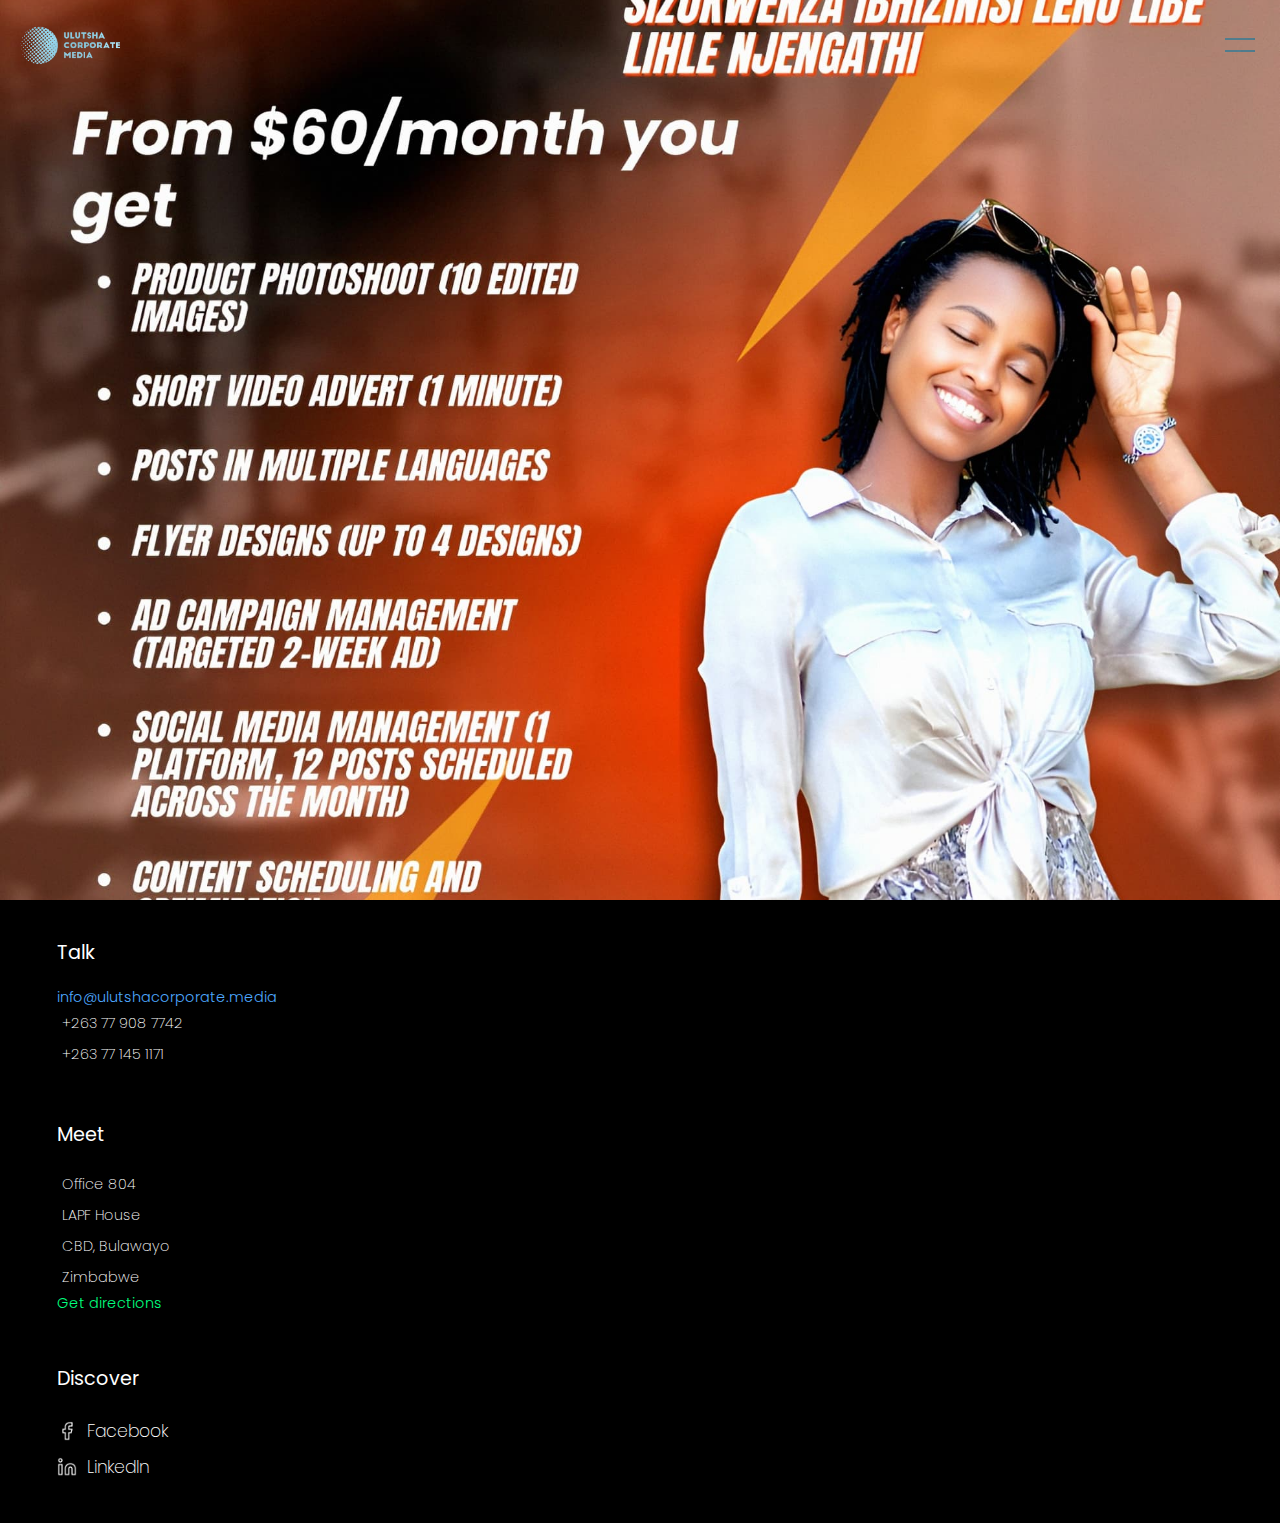
<file: services/content-creation/index.html>
<!DOCTYPE html>
<html lang="en">
<head>
         
    <!-- Google tag (gtag.js) -->
    <script async src="https://www.googletagmanager.com/gtag/js?id=G-CEDP9H6JSM"></script>
    <script>
        window.dataLayer = window.dataLayer || [];
        function gtag(){dataLayer.push(arguments);}
        gtag('js', new Date());
        
        gtag('config', 'G-CEDP9H6JSM');
    </script>

    <!-- <meta charset="UTF-8"> -->
    <meta name="viewport" content="width=device-width, initial-scale=1.0">
    <title>Ulutsha Corporate Media</title>

    <link rel="stylesheet" href="../../style/style.css">
    <link rel="shortcut icon" href="../../res/img/ucm_head01.png" type="image/x-icon">

    <meta name="description" content="uLutsha Corporate Media: Unlocking Innovative Media and IT Solutions for a Brighter Southern Africa" />
    <meta name="author" content="uLutsha Corporate Media">
    <meta name="keywords" content="IT Solutions, IT, Graphic Design, Copywriting, Visual Branding, Branding, Design, Web Design, Web Development, uLutsha, ulutsha, ULUTSHA, uLutsha Corporate Media">
    <meta name="robots" content="index, follow">

    <meta charset="UTF-8">
    <meta name="viewport" content="width=device-width, initial-scale=1.0">
    <title>Ulutsha | Content Creation</title>
    

    <link rel="stylesheet" href="../../style/style.css">
</head>
<body style="background-color: black;">
    <header>

        <div class="lttrhd">
        </div>
        
    </header>
    <img src="../../res/img/ucmlgo05.png" alt="ulutsha-corporate-media-letter-head">
    <nav>
        <div class="burger">
            <div class="bar"></div>
        </div>
    </nav>

    <main class="mayne">
        <div class="left wing">
            <ul>
                <li><a href="../../" data-imgsrc="../../res/img/orange house.jpeg">Home</a></li>
                <li><a href="../../#services" data-imgsrc="../../res/img/orange notepad.jpg">Services</a></li>
                <li><a href="#business-about" data-imgsrc="../../res/img/wondering01.jpg">About</a></li>
                <li><a href="#business-contact" data-imgsrc="../../res/img/rotary dial phone 002.jpg">Contact</a></li>
            </ul>
        </div>
        <div class="right wing">
            <img src="../../res/img/Brown Artboard 1 002.png" alt="ulutsha media menu background">
            <div class="img ovrlay">
                <img src="../../res/img/Brown Artboard 1 002.png" alt="ulutsha media menu foreground">
            </div>
        </div>
    </main>
    
    <section class="on io importantSec career" id="home">
        <img src="../../res/img/career res/Content Creation.jpeg" alt="Content Creation Poster">
        
    </section>

    <footer class="foot io secondaryImptnt" id="contact">
        <div class="inn">
            <div class="paragraphs inner">
                <div class="para on">
                    <header>
                        <span class="talkings">Talk</span>
                    </header>
                    <main class="para_one">
                        <a href="mailto:info@ulutshacorporate.media?subject=Greetings&body=Hello there!" class="emailings on">info@ulutshacorporate.media</a>
                        <span class="numberings">+263 77 908 7742</span>
                        <span class="numberings">+263 77 145 1171</span>
                    </main>
                    
                </div>
                <div class="para tw">
                    <header>
                        <span class="meetings">Meet</span>
                    </header>
                    <main>
                        <span class="address street">Office 804</span>
                        <span class="address hood"> LAPF House</span>
                        <span class="address city">CBD, Bulawayo</span>
                        <span class="address cowntry">Zimbabwe</span>
                        <a href="https://maps.app.goo.gl/mL2hANwoJRVTjLiV7" target="_blank">Get directions</a>
                        <!-- <a href="https://www.bing.com/maps?where=46+Colenbrander+Avenue%2C+North-End+Bulawayo++Bulawayo+ZW&trk=org-locations_url" target="_blank">Get directions</a> -->
                        
                    </main>
                </div>
                <div class="para th">
                    <header>
                        <span class="discoverings">Discover</span>
                    </header>
                    <main>
                        <div class="main_inn">
                            <div class="fb soc">
                                <a href="https://t.ly/FNaKN" target="_blank">
                                    <div class="ico">
                                        <img src="../../res/img/Facebook_fff_x4_004.png" alt="facebook icon"> 
                                    </div>
                                    <h3 class="ttle">Facebook</h3>
                                </a>
                            </div>
                            <div class="li soc">
                                <a href="https://zw.linkedin.com/company/ulutsha-corporate-media">
                                    <div class="ico">
                                        <img src="../../res/img/Linkedin_fff_x4_003.png" alt="linkedin icon">
                                    </div>
                                    <h3 class="ttle">LinkedIn</h3>
                                </a>
                            </div>
                        </div>
                    </main>
                </div>    
            </div>
        </div>
    </footer>
    
    <script src="../../app/app.js"></script>
</body>
</html>
</file>
<file: style/style.css>
@import url('https://fonts.googleapis.com/css2?family=Abril+Fatface&family=Barlow+Condensed:ital,wght@0,100;0,200;0,300;0,400;0,500;0,600;0,700;0,800;0,900;1,100;1,200;1,300;1,400;1,500;1,600;1,700;1,800;1,900&family=Bree+Serif&family=Inter:wght@100..900&family=Poppins:ital,wght@0,100;0,200;0,300;0,400;0,500;0,600;0,700;0,800;0,900;1,100;1,200;1,300;1,400;1,500;1,600;1,700;1,800;1,900&family=Courier+Prime:ital,wght@0,400;0,700;1,400;1,700&display=swap');
/* @import url('https://fonts.googleapis.com/css2?family=Courier+Prime:ital,wght@0,400;0,700;1,400;1,700&display=swap'); */

*{
    padding: 0%;
    margin: 0%;
    box-sizing: border-box;
    transition: .3s var(--orbit);
}

:root{
    --orng: #E95D00;
    --brwn: #391701;


    --oceanic-noir: #172b36;
    --slightly-noir: #0e1b22;
    --deep-saffron: #ff9932;
    --forsythia: #ffc801;
    --mystic-mint: #d9e8e3;
    --nocturnal-expedition: #114c5a;
    --nocturnal-expedition-lgt: #166174;
    --arctic-powder: #f1f6f4;

    /* --fast-slow: cubic-bezier(0, 0.99, 0.43, 0.98); */
    --fast-slow: cubic-bezier(0.25, 1.2, 0.25, 0.8);
    /* --slow-fast: cubic-bezier(0.01, 0, 0.99,-0.14); */
    /* --slow-fast: cubic-bezier(0, 0.41, 1, 0.01); */
    --slow-fast: cubic-bezier(0.38, 0.66, 0.8, 0.16);
    --orbit: cubic-bezier(0.77, 0, 0.18, 1);

    --serv_pseudo_strokes: 1px;

    --lgo-margin-horizontal: 20px;

}

@font-face {
    font-family: helios;
    src: url(../res/fonts/Helios-Retro-Regular-BF6491221261f9d.ttf);
}

@font-face {
    font-family: amagro;
    src: url(../res/fonts/Amagro-bold.ttf);
}

@font-face {
    font-family: pari2024;
    src: url(../res/fonts/Paris2024-Variable.ttf);
}

.txt_trans{
    transition: .3s var(--orbit);
}

body > header{
    padding: 0px;
    z-index: 5;
    position: fixed;
    top: 0px;
    left: 50%;
    transform: translate(-50%);

    width: 0%;
    height: 5em;
    display: flex;
    justify-content: space-between;
    /* background: rgba(255, 255, 255, 0); */
    /* background: #E95D00; */
    backdrop-filter: blur(0px);
    transition: .5s var(--orbit);
}

.lttrhd{
    width: 12.5%;
    height: 100%;
    display: grid;
    display: -ms-grid;
    place-items: center flex-start;
    padding-left: 15px;
}

body > header + img{
    position: fixed;
    top: .5rem;
    object-fit: contain;
    width: 100px;
    height: auto;
    z-index: 19;
    mix-blend-mode: difference;
    margin: 18.5px var(--lgo-margin-horizontal);
}

body > header + img.norm{
    mix-blend-mode: normal;
}

body > header + img + nav{
    position: fixed;
    top: .5rem;
    right: 0px;
    width: 60px;
    height: 42.5px;
    z-index: 19;
    mix-blend-mode: difference;
    margin: 16px 10px;
}

body > header + img + nav.norm{
    mix-blend-mode: normal;
}

body > header + img + nav + main{
    position: fixed;
    top: 0px;
    left: 0px;
    width: 100%;
    height: 100%;
    background: var(--brwn);
    z-index: 5;
    transform: translateX(-100%);
    transition: .4s var(--fast-slow);
}

.mayne{
    display: flex;
    align-items: center;
    overflow: hidden;

}

.mayne.actv{
    transform: translateX(0%);
}

/*%%%%%%%%%%%%%%%%%%%%%%%%%%%%%%%%%%%%%%%%%%%%%%%%%%%%%%%%%%%%%%%%%%%%%%%%%%%%%%%%%%%%%%%%%%%*/

.burger{
    width: inherit;
    height: 100%;
    padding: 7.5px 0px;
    display: grid;
    display: -ms-grid;
    place-items: center;
    transition: .3s ease-in;
}

.bar{
    position: relative;
    height: 50%;
    width: 30px;
    transition: .6s var(--slow-fast);
}

.bar.actv{
    transform: rotate(45deg);
}

.bar::before,
.bar::after{
    content: '';
    position: absolute;
    height: 2px;
    width: 100%;
    background: white;
    left: 50%;
    transition: .6s var(--slow-fast);
}

.bar.actv02::before,
.bar.actv02::after{
    transition: .15s var(--slow-fast);
    /* background: black; */
}

.bar::before{
    top: 0%;
    left: 0%;
}

.bar::after{
    top: 100%;
    transform: translate(-50%,-100%) rotate(0deg);
}

.bar.actv::before{
    top: 50%;
    left: 0%;
    transform: translate(0%) rotate(90deg);

}

.bar.actv::after{
    top: 50%;
    transform: translate(-50%) rotate(-360deg);
}

/*%%%%%%%%%%%%%%%%%%%%%%%%%%%%%%%%%%%%%%%%%%%%%%%%%%%%%%%%%%%%%%%%%%%%%%%%%%%%%%*/

.left{
    background: var(--brwn);
    width: 100%;
    height: 100%;
    display: flex;
    align-items: center;
}

.left ul{
    margin-left: 27.5px;
    padding: 5em 0em;
    width: 100%;
    height: 75%;
    display: flex;
    flex-direction: column;
    align-items: flex-start;
    justify-content: space-evenly;
}

.left ul li{
    list-style: none;
    overflow: hidden;
}

.left ul li a{
    display: inline-block;
    position: relative;
    text-align: left;
    text-decoration: none;
    color: var(--arctic-powder);
    font: 500 8em 'Barlow Condensed';
    text-transform: uppercase;
    transform: translate(-100%);
    transition: .3s var(--fast-slow);
}

.left ul li a.chng{
    transform: translate(0%);
    /* color: var(--deep-saffron); */
}

.left ul li a::before{
    content: '';
    position: absolute;
    right: calc(100% + 10px);
    width: 30px;
    height: 8px;
    background: var(--orng);
    top: 50%;
    transform: translateY(-50%);
    opacity: 0;
    transition: .25s ease-out;
}

.left ul li a:hover::before{
    opacity: 1;
}

.left ul li a:hover{
    color: var(--orng);
}

.right{
    width: 100%;
    height: 100%;
    overflow: hidden;
    position: relative;
    /* backdrop-filter: blur(10px); */

}

.right > img{
    width: 100%;
    height: 100%;
    object-fit: fill;
}

.img.ovrlay{
    position: absolute;
    left: 0px;
    top: 0px;
    backdrop-filter: blur(10px);
    width: 100%;
    height: 100%;
}

.img.ovrlay img{
    position: absolute;
    top: 50%;
    left: 50%;
    transform: translate(-50%,-50%) scale(75%);
}

section{
    width: 100%;
    height: 100dvh;
    overflow: hidden;
    position: relative;
    transition: right .3s ease-in;
}

section.on.down,
section.tw.down,
section.fo.down,
section.th.home.down,
footer.foot.down{
    left: 100%;
}

body > header.down{
    background: rgba(255, 255, 255, 0);
    backdrop-filter: blur(0px);
    height: 7.5em;
}

section.on img{
    width: 100%;
    height: 120%;
    object-fit: cover;
    transform: translateY(-15%);
}

.career.imge{
    width: 100%;
    height: 100%;
    overflow: hidden;
    background-size: cover;
    background-position: center;
}

section.on.career .career.imge.on{
    background: url('../res/img/career res/typewriter-2325552_1920-60.webp');
    background-attachment: fixed;
}

section.tw.career .career.imge.tw{
    background: url('../res/img/career res/hammer-2617863_1920-qlt75.webp');
}

section.on{
    position: relative;
}

section.on .overlay{
    position: absolute;
    bottom: 0px;
    left: 0px;
    width: 100%;
    height: 100%;
    background: linear-gradient(0deg, black, transparent);
}

.wrds{
    position: absolute;
    bottom: 7.5%;
    right: 2.5%;
    display: flex;
    flex-direction: column;
    justify-content: flex-end;
}

section.on .wrds p{
    font: 100 8em helios;
    color: var(--arctic-powder);
}

section.on.career .wrds{
    width: 50%;
    height: auto;
    bottom: 15%;
    right: 0%;
    left: calc(var(--lgo-margin-horizontal) + 10px);
}

section.on.career .wrds .txt_trans{
    font: 53px "Courier Prime";
    color: black;  
}

section.on.career .wrds span{
    font: 20px "Courier Prime";
    color: black;
    width: 74%;
    margin-top: 30px;  

}

section.on p:nth-child(2){
    text-align: left;
    font-size: 5em;
}

section.tw{
    background: rgba(0, 0, 0);
    display: flex;
    flex-direction: column;
    align-items: flex-start;
    justify-content: center;
    color: var(--arctic-powder);
    padding: 15% 100px;
}

section.tw.media{
    height: auto;
    padding: 50px 60px;
}

section.tw ul{
    display: grid;
    grid-template-columns: repeat(auto-fit, minmax(300px, 1fr));
    gap: 50px;
    width: 90%;
    padding: 2.5%;
}

section.tw ul li{
    transform: translate(5%);
    margin-bottom: 15px;
    width: 250px;
    height: 200px;
    background: white;
    display: flex;
    align-items: center;
    justify-content: center;
    border-radius: 10px;
    padding: 2.5%;
    box-shadow: 15px 15px 25px rgba(0, 0, 0, 0.075),
        inset 15px 10px 25px rgba(0, 0, 0, 0.055);

}

section.tw.career{
    width: 100%;
    padding: 0px 0px;
}

section.tw.career img{
    object-fit: cover;
    width: 100%;
    height: auto;
}

section.th.biz{
    display: grid;
    grid-template-rows: 130px 1fr;
    padding: 0px 40px 75px 40px;
    height: auto;
    
}    

section.th.biz h1,
section.tw h1{
    width: 75%;
    text-align: left;
    text-transform: capitalize;
    font: 300 2.3em amagro;
}    

section.th.biz h1{
    margin: 30px 0px;
    place-self: center flex-start;
}    

section.th.biz ul{
    width: 100%;
    display: grid;
    gap: 50px;
    grid-template-columns: repeat(auto-fit, minmax(300px, 1fr));
    place-items: center;
    padding: 30px 0px 15px 0px;
}        

section.th.biz ul li{
    width: 300px;
    height: 250px;
    background: linear-gradient(to right, #E95D00 50%, white 50%);
    background-size: 200% 100%;
    background-position: right bottom;
    box-shadow: 15px 15px 25px rgba(0, 0, 0, 0.075),
    inset 15px 10px 25px rgba(0, 0, 0, 0.055);
    display: flex;
    align-items: center;
    justify-content: center;
    border-radius: 15px;
    padding: 50px;
    
}    

section.th.biz ul li:hover{
    background-position: left bottom;
}    

section.tw p,
section.th.biz p{
    margin-top: 1%;
    width: 80%;
    max-width: 1100px;
    text-align: left;
    font: 100 1.5em Inter;
}

section.th.biz ul li p{
    text-align: center;
    font-weight: 200;
}

section.th.home{
    position: relative;
    display: grid;
    display: -ms-grid;
    grid-template-columns: 50% 50%;
}

section.th.home .ryt{
    width: 100%;
    height: 100%;
    overflow: hidden;
    position: relative;
    display: grid;
    display: -ms-grid;
    place-items: center;
}


section.th.home .ryt img{
    object-fit: cover;
    height: 100%;
    transform: translate(-25%);
}

section.th.home .lft{
    background: black;
    padding: 15% 100px;
    display: flex;
    flex-direction: column;
    justify-content: center;
    align-items: flex-start;
}

section.th.home .lft header h2{
    text-align: left;
    text-transform: uppercase;
    font: 100 4em amagro;
    color: var(--arctic-powder);
}

section.th.home .lft main.tw p{
    margin-top: 2%;
    font: 100 2.3em Inter;
    color: var(--arctic-powder);
    z-index: 3;
}

section.th.home .ryt .overlay{
    width: 100%;
    height: 100%;
    background: linear-gradient(90deg, black, transparent);
    position: absolute;
    z-index: 2;
}

section.fo{
    padding: 2.5% 100px;
    position: relative;
    width: 100%;
    height: 400dvh;
    background: var(--arctic-powder);
    display: grid;
    display: -ms-grid;
    grid-template-rows: 5% 1fr;
}

section.fo header{
    width: 100%;
    height: 100%;
    z-index: 3;
}

section.fo main{
    width: 100%;
    height: 100%;
    display: grid;
    display: -ms-grid;
    grid-template-rows: 1fr;
    place-items: center;
    
}

section.fo header h2{
    font: 4em amagro;
    
}

section.fo main .cont{
    width: 100%;
    height: 100%;
    display: grid;
    /**********ADDSERVQUA************/
    grid-template-rows: repeat(4,1fr);
    /**********ADDSERVQUA************/
    place-items: center;
}

.serv{
    height: 100%;
    width: 100%;
    display: grid;
    display: -ms-grid;
    grid-template-columns: 30% 1fr;
    position: relative;
    text-decoration: none;
}

.serv:nth-child(even){
    grid-template-columns: 1fr 30%;
}

.serv::before{
    content: '';
    position: absolute;
    top: 0px;
    left: 50%;
    transform: translate(-50%);
    width: var(--serv_pseudo_strokes);
    height: 60px;
    background: #0e1b22;
}

.serv::after{
    content: '';
    position: absolute;
    bottom: 0px;
    left: 50%;
    transform: translate(-50%);
    width: var(--serv_pseudo_strokes);
    height: 60px;
    background: #0e1b22;
}

.serv .lft{
    place-self: flex-end flex-start;
    display: flex;
    justify-content: flex-end;
    width: 80%;
    height: 50%;
}

.serv .lft span{
    display: inline-block;
    align-items: flex-end;
    font: 100 3.2em Inter;
    width: 75%;
    color: var(--slightly-noir);
}

.serv:nth-child(even) .lft{
    justify-content: flex-end;
}

.serv .ryt{
    width: 100%;
    height: 100%;
    display: grid;
    display: -ms-grid;
    place-items: center;
}

.serv .ryt img{
    object-fit: cover;
    width: 50%;
    height: auto;
}

.serv.on,
.serv.th{
    background: white;
}

.serv:nth-child(odd) .lft{
    transform: translateX(50%);
}

/*********************************<GALLERY>*****************************************************************/


.cont{
    padding: 27.5px;
    overflow: hidden;
}

.cont header{
    width: 100%;
    display: flex;
    align-items: center;
    justify-content: center;
    height: 7em;
    background: black;
    border-radius: 10px;
}

.cont header h2{
    color: white;
    font: clamp(1.3em,2em,3em) pari2024;
    text-transform: uppercase;
}

.cont main{
    display: flex;
    gap: 30px;
    padding: 20px 0px;
}

.cont main .col{
    display: flex;
    flex-direction: column;
    gap: 30px;
}

.cont main .col .item{
    overflow: hidden;
    border-radius: 15px;
}

.cont main .col .item > img{
    object-fit: contain;
    width: 100%;
    height: auto;
    transform: rotate(0deg) scale(1);
    transition: 5s cubic-bezier(0, 0.88, 0.55, 0.99);;
}

.cont main .col .item > img:hover{
    cursor: pointer;
    transform: rotate(1deg) scale(1.05);
}

.quote.media{
    /*expand width to 190px onhover*/
    /*resting width, without icons on display, to always be 125px*/
    width: 125px;
    height: 3em;
    border-radius: 30px;
    background: white;
    box-shadow: 5px 5px 10px rgba(0, 0, 0, 0.25),
            inset 5px 5px 15px rgba(0, 0, 0, 0.19);
    position: fixed;
    z-index: 19;
    left: 50%;
    bottom: 40px;
    transform: translate(-50%, 0%);

    display: flex;
    align-items: center;
    /*in expanded width, change justification to space-between*/
    /*resting justification to a'ways be "center" */
    justify-content: center;
    padding: 0px 7.5px;
    transition: .4s var(--orbit);
}

.quote.media h3{
    font: 600 1em Poppins;
}

.quote.media.between-space{
    justify-content: space-between;
    width: 190px;
    cursor: pointer;
}

.quote.media:hover{
    cursor: pointer;
}

img.media.quote-icon{
    width: 30px;
    height: 30px;
    overflow: visible;
    /* border: 2px solid var(--nocturnal-expedition); */
    border-radius: 50%;
    opacity: 0;
    transition: .6s var(--orbit);
}

img.media.quote-icon.wa{
    width: 27.5whapx;
    height: 27.5px;
}

img.media.quote-icon.icon-absent{
    display: none;
}

img.media.quote-icon.icon-present{
    display: block;
}

img.media.quote-icon.icon-present-display{
    opacity: .75;
}

/******************************</GALLERY>*******************************************************************/

footer.foot{
    width: 100%;
    /* height: 100dvh; */
    background: url(../res/img/Logo\ Brown\ Artboard\ 3\ copy.webp);
    background-attachment: fixed;
    overflow: hidden;
    padding: 1% 0%;
}

footer.foot .inn{
    /* background: teal; */
    width: 100%;
    height: 100%;
    padding: 0% 2.5%;
}

footer.foot .inn .inner.paragraphs{
    width: 100%;
    /* background: cyan; */
    /* padding: 10px; */
    display: grid;
    display: -ms-grid;
}

footer.foot .inn .inner.paragraphs .para{
    padding: 15px;
    width: 100%;
}

footer.foot .inn .inner.paragraphs .para header{
    /* background: peru; */
    display: grid;
    display: -ms-grid;
    width: 100%;
    padding: 10px;
}

footer.foot .inn .inner.paragraphs .para header span{
    font: 400 1.2em Poppins;
    color: white;
}

footer.foot .inn .inner.paragraphs .para main span,
footer.foot .inn .inner.paragraphs .para main a{
    text-decoration: none;
    font: 200 .9em Poppins;
    color: white;
    
}

footer.foot .inn .inner.paragraphs .para.tw main a{
    color: springgreen;
    font-weight: 300;
}
footer.foot .inn .inner.paragraphs .para.on main a{
    color: rgb(78, 169, 255);
    font-weight: 300;
}

footer.foot .inn .inner.paragraphs .para main{
    padding: 10px;
    /* background: plum; */
    display: flex;
    flex-direction: column;
    
}

footer.foot .inn .inner.paragraphs .para.th main .main_inn{
    display: flex;
    /* align-items: center;
    justify-content: center; */
    flex-direction: column;
}

footer.foot .inn .inner.paragraphs .para.th main .main_inn .soc{
    display: flex;
    align-items: center;
    /* justify-content: center; */
    padding: 5px 0px;
}

footer.foot .inn .inner.paragraphs .para main span{
    padding: 5px;
}

footer.foot .inn .inner.paragraphs .para.th main .main_inn .soc a{
    display: inline-flex;
    align-items: center;
    text-decoration: none;
}

footer.foot .inn .inner.paragraphs .para.on main a,
footer.foot .inn .inner.paragraphs .para.tw main a{
    position: relative;
}


footer.foot .inn .inner.paragraphs .para.on main a::before,
footer.foot .inn .inner.paragraphs .para.tw main a::before{
    position: absolute;
    content: '';
    background: springgreen;
    width: 0%;
    height: 1px;
    top: 50%;
    left: -25px;
    transform: translateY(-50%);
    transition: .2s ease-in;
}

footer.foot .inn .inner.paragraphs .para.on main a::before{
    background: rgb(78, 169, 255);
}

footer.foot .inn .inner.paragraphs .para main a:hover{
    &::before{
        width: 17.5px;
        /* transform: translateX(-25px); */
    }
    
    transform: translateX(30px);
    
}

footer.foot .inn .inner.paragraphs .para.th main .main_inn .soc a h3{
    color: white;
    font: 200 1.2em Poppins;
    
}

footer.foot .inn .inner.paragraphs .para.th main .main_inn .soc a .ico{
    margin-right: 10px;
    display: grid;
    place-items: center;
    
}

footer.foot .inn .inner.paragraphs .para main .main_inn .soc a .ico img{
    object-fit: contain;
    width: 20px;
    height: auto;
    
}

footer.foot .inn .inner.textography{
    padding: 10px;
}

/*************************************Fluidity**************************************/

@media screen and (max-width: 1400px) {
    .serv.on .lft,
    .serv.th .lft{
        transform: translateX(0%);
    }
}

@media screen and (max-width: 1300px) {
    .bar.actv::before,
    .bar.actv::after{
        background: white;
    }
    
    
    section.th.home{
        grid-template-columns: 65% 1fr;
    }
    
}

@media screen and (max-width: 1200px) {
    section.on .wrds p{
        font-size: 5em;
    }
    
    section.th.home{
        display: flex;
        
    }
    
    section.th.home .lft{
        /* background: url(../res/img/notepad02.jpg); */
        background: transparent;
        background-size: contain;
        z-index: 2;
        /* mix-blend-mode: screen; */
    }
    
    section.th.home .ryt{
        position: absolute;
        top: 0px;
        left: 0px;
        background: black;
        /* transform: translate(-100%); */
    }
    
    section.th.home .ryt img{
        transform: translate(0%);
        object-fit: contain;
        width: 100%;
        height: auto;
    }
    
    section.th.home .ryt .overlay{
        z-index: 1;
        backdrop-filter: blur(5px);
    }
    
    
    .serv{
        width: 90%;
        grid-template-columns: none;
        grid-template-rows: 75% 1fr;
        place-items: center;
        box-shadow: 15px 15px 25px rgba(0, 0, 0, 0.075),
        inset 15px 10px 25px rgba(0, 0, 0, 0.055);
        border-radius: 20px;
    }
    
    .serv.on, .serv.th{
        /* background: linear-gradient(-45deg, white, rgba(0, 0, 0, 0.075)); */
        background: none;
        box-shadow: 15px 15px 25px rgba(0, 0, 0, 0.075),
        inset 15px 10px 25px rgba(0, 0, 0, 0.055);
    }
    
    .serv::before{
        width: 0px;
    }
    
    .serv::after{
        width: 0px;
    }
    
    
    .serv .lft span{
        width: 100%;
        text-align: center;
    }
    
    .serv.fo,
    .serv.tw{
        grid-template-columns: none;
        grid-template-rows: 75% 1fr;
        place-items: center;
    }
    
    .serv.fo .lft,
    .serv.tw .lft{
        width: 100%;
        display: flex;
        justify-content: center;
    }
    
    .serv .lft{
        height: 100%;
    }
    
    .serv .ryt img{
        width: 70%;
    }
    
    .serv.on .lft,
    .serv.th .lft{
        order: 1;
        width: 100%;
    }
    
    .serv.on .ryt,
    .serv.th .ryt{
        order: -1;
    }
}

@media screen and (max-width: 1024px) {
    .cont main{
        flex-direction: column;
    }
    
}

@media screen and (max-width: 948px) {
    
    footer.foot .inn .inner.paragraphs .para main{
        align-items: center;
    }
    
    footer.foot .inn .inner.paragraphs .para header{
        place-items: center;
    }
}

@media screen and (max-width: 940px) {
    section.on .wrds p{
        font-size: 4em;
    }
    
    section.tw h1{
        font-size: 2.5em;
    }

    .serv{
        height: 70%;
    }

    .serv .lft span{
        transform: translateY(20%);
    }
}

@media screen and (max-width: 760px) {
    section.tw h1{
        font-size: 2em;
        width: 90%;
    }

    section.th.home .lft header h2,
    section.fo header h2{
        font-size: 2.6em;
    }

    section.tw p,
    section.th.home .lft main.tw p{
        font-size:2em;
    }

    .serv .ryt img{
        width: 90%;
    }

    .serv .lft span{
        transform: translateY(0%);
    }
}

@media screen and (max-width: 590px) {

    section.th.home .lft{
        padding: 60px 40px;
        justify-content: space-evenly;
        position: absolute;
        height: 75%;
        top: 50%;
        transform: translateY(-50%);
        left: 0px;
    }

}

@media screen and (max-width: 505px) {
    section.tw{
        overflow: scroll;
    }

    section.tw p{
        font-size: 1.5em;
    }
}

@media screen and (max-width: 430px) {
    section.on .wrds{
        right: 100%;
        transform: translateX(calc(100% + 40px));
    }

    section.on .wrds p{
        font-size: 3em;
    }

    section.on .wrds p:nth-child(2){
        margin-top: 20px;
    }

    section.tw.media{
        height: 125dvh;
    }

    section.th.home h1{
        font-size: 2em;
        width: 85%;
    }

    section.th.biz ul li{
        width: 275px;
        height: 250px;
    }
    
    section.tw p,
    section.th.biz p {
        font-size: 1.5em;
        width: 95%;
    }
    
    section.fo.secondaryImptnt{
        padding: 2.5% 0px;
    }

    /* section.fo{
        padding: 2.5% 30px;
    } */

    section.fo header h2{
        text-align: center;
        transform: translate(0%, 150%);
    }

    .serv .ryt img{
        width: 75%;
    }

    .serv .lft{
        justify-content: center;
    }

    .serv .lft span{
        width: 90%;
    }

    .right{
        display: none;
    }

    .left{
        height: 65%;
        margin-left: 0px;
    }

    .left ul{
        align-items: center;
        justify-content: space-between;
        margin-left: 0px;
        padding: 1em 0em;
    }

    .left ul li a{
        font-size: 2.75em;
    }

    .serv .lft span {
        transform: translateY(-30%);
    }

    footer.foot .inn{
        padding: 0% 0%;
    }

    footer.foot .inn .inner.paragraphs{
        grid-template-columns: repeat(auto-fit, minmax(430px, 1fr));
    }


    
}

@media screen and (max-width: 375px) {
    .serv .lft span{
        font-size: 2.25em;
        width: 80%;
    }

    /* section.tw {
        justify-content: space-between;
        padding: 15% 40px;
    } */

    section.tw.media{
        /* height: auto; */
        height: auto;
        padding: 50px 30px;
    }

    section.th.home .lft main.tw p,
    section.tw p {
        font-size: 1.55em;
    }

    footer.foot{
        padding: 5% 0%;
    }


    footer.foot .inn .inner.paragraphs{
        grid-template-columns: repeat(auto-fit, minmax(375px, 1fr));
    }
    
    
    footer.foot .inn .inner.paragraphs .para header span{
        font-size: 1em;
    }

    
    
    footer.foot .inn .inner.paragraphs .para main span,
    footer.foot .inn .inner.paragraphs .para main a,
    footer.foot .inn .inner.paragraphs .para.th main .main_inn .soc a h3{
        font-size: 1em;
        
    }   
}

@media screen and (max-width: 360px) {

    section.th.home .lft main.tw p,
    section.tw p {
        font-size: 1.25em;
    }
}

@media screen and (max-height: 932px) {
    section.tw.home {
        justify-content: space-around;
        padding: 30% 40px;
    }

    section.tw.biz {
        justify-content: space-between;
        padding: 15% 40px;
        height: auto;
    }

    section.th.biz h1{
        font-size: 1.75em;
    }
}

@media screen and (min-height: 932px) {
    section.tw.media{
        padding: 100px 60px;
    }
}

@media screen and (max-height: 740px) {
    section.tw.biz {
        /* justify-content: space-between; */
        padding: 5% 40px 15% 40px;
    }

    section.tw h1,
    section.th.biz h1{
        font-size: 1.75em;
    }
    
    section.tw p {
        font-size: 1.3em
    }

    section.th.biz{
        grid-template-rows: 5% 1fr;    
        padding: 30px 40px 75px 40px;

    }

    section.th.biz h1 {
        place-self: center flex-start;
        place-self: center flex-start;
    }
}
</file>
